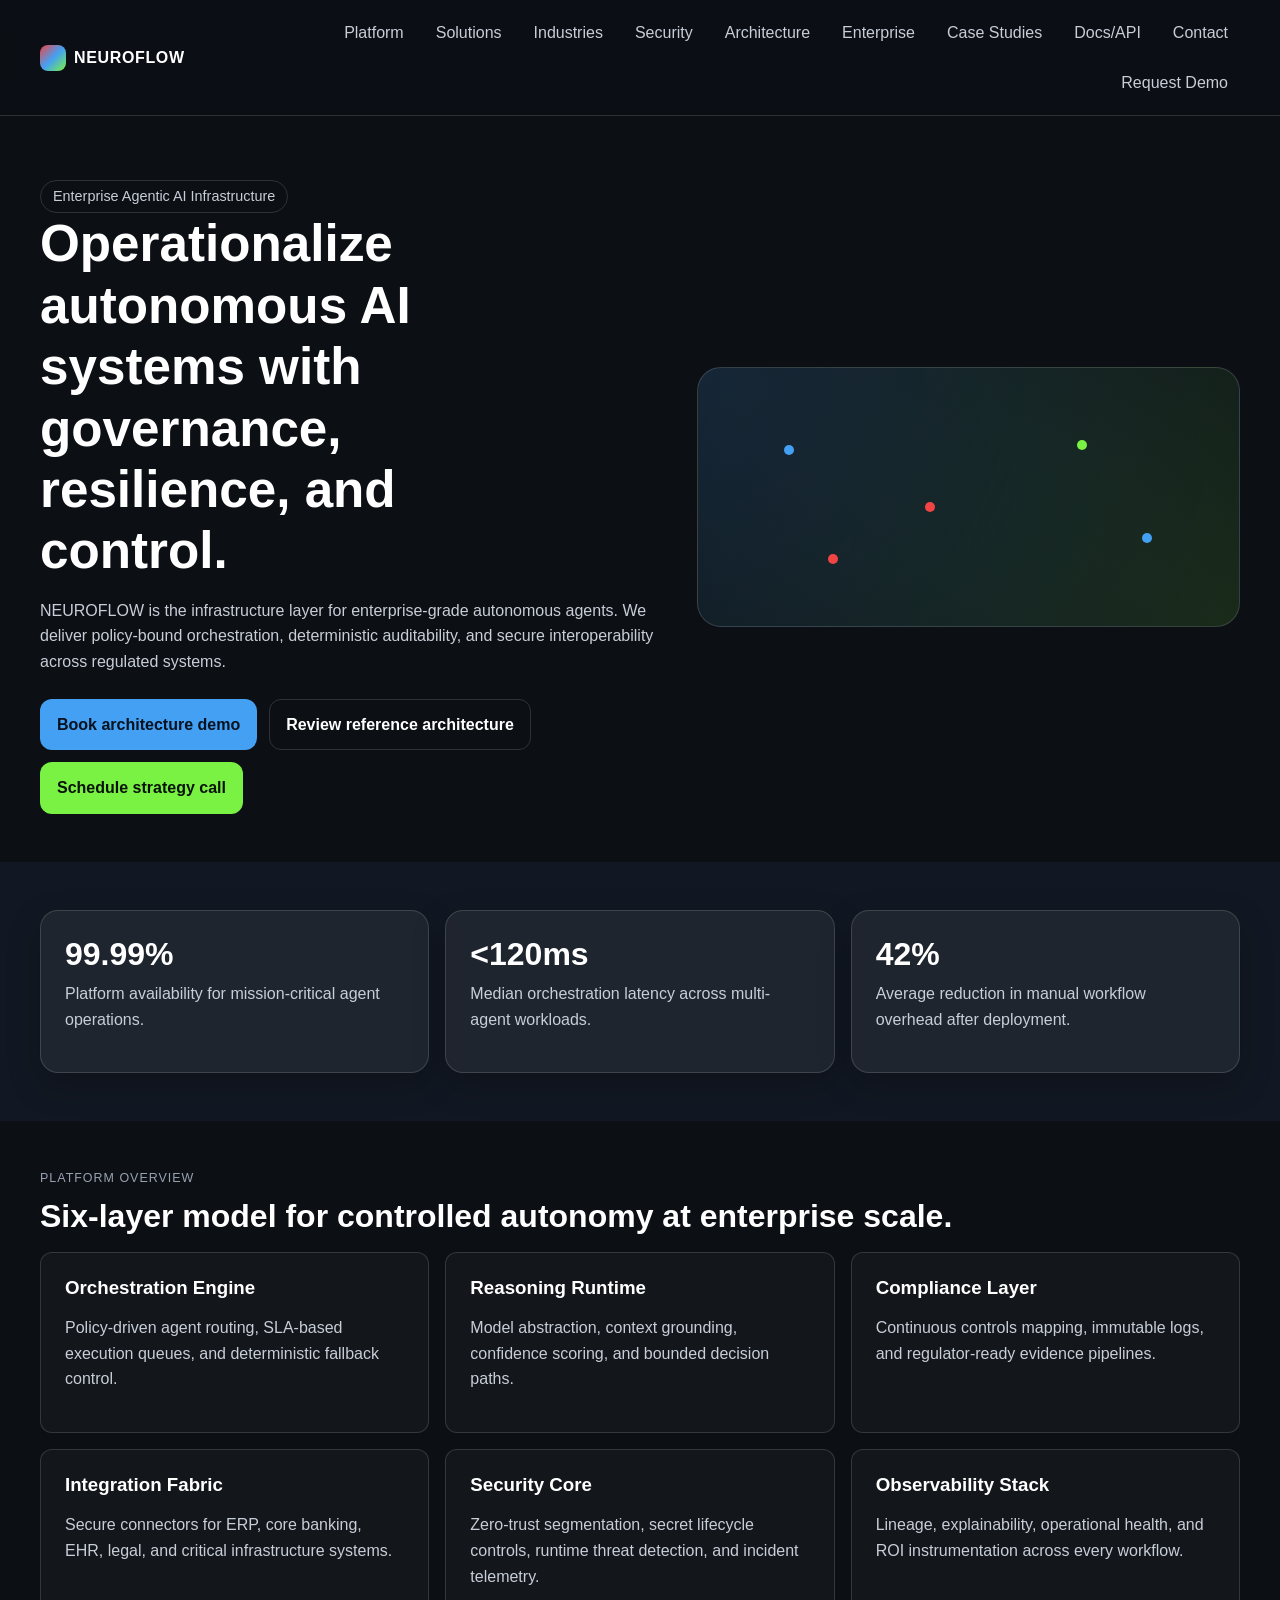
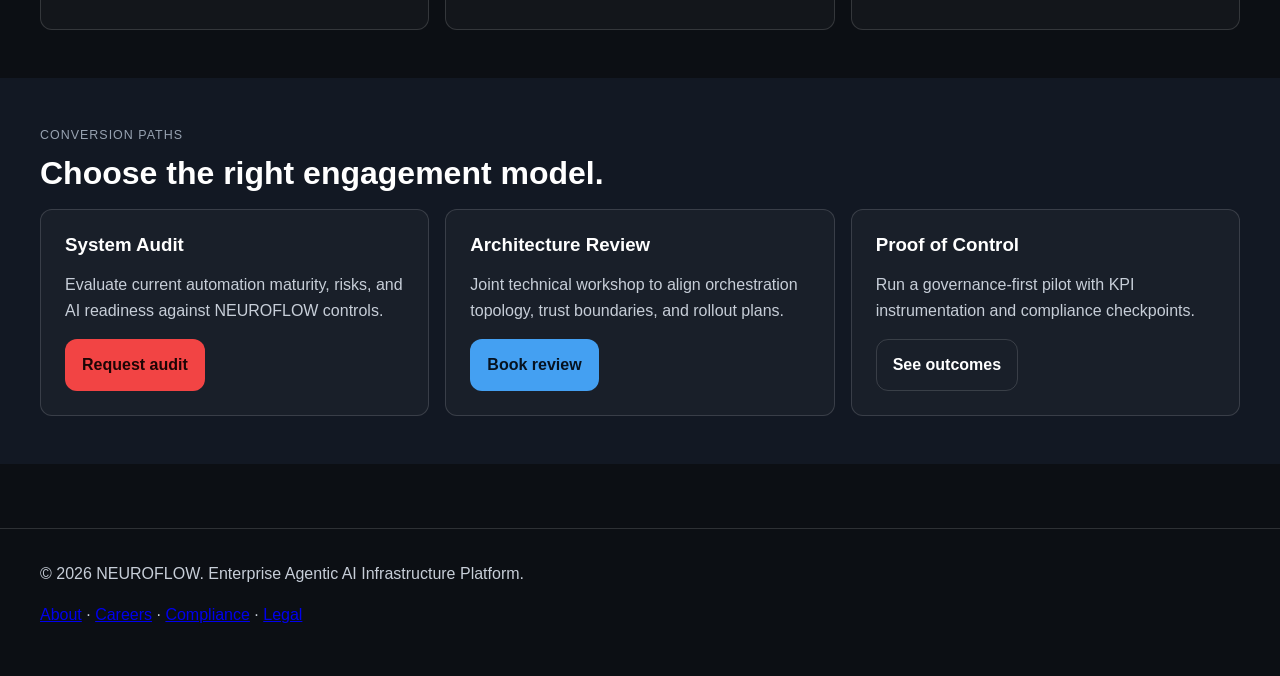
<file: index.html>
<!doctype html>
<html lang="en">
<head>
  <meta charset="utf-8" />
  <meta name="viewport" content="width=device-width, initial-scale=1" />
  <title>NEUROFLOW | Enterprise Agentic AI Infrastructure Platform</title>
  <meta name="description" content="NEUROFLOW provides enterprise-grade agentic AI infrastructure for mission-critical autonomous workflows, security-first orchestration, and regulated industry deployments." />
  <link rel="stylesheet" href="assets/site.css" />
</head>
<body data-page="home">
  <a class="skip-link" href="#main">Skip to content</a>
  <header class="site-header" role="banner">
    <div class="nav-wrap">
      <a class="brand" href="index.html" aria-label="NEUROFLOW Home"><span class="brand-mark"></span>NEUROFLOW</a>
      <nav aria-label="Primary">
        <ul>
          <li><a href="platform.html" data-page="platform">Platform</a></li>
          <li><a href="solutions.html" data-page="solutions">Solutions</a></li>
          <li><a href="industries.html" data-page="industries">Industries</a></li>
          <li><a href="security.html" data-page="security">Security</a></li>
          <li><a href="architecture.html" data-page="architecture">Architecture</a></li>
          <li><a href="enterprise.html" data-page="enterprise">Enterprise</a></li>
          <li><a href="case-studies.html" data-page="case-studies">Case Studies</a></li>
          <li><a href="docs-api.html" data-page="docs-api">Docs/API</a></li>
          <li><a href="contact.html" data-page="contact">Contact</a></li>
          <li><a href="demo-request.html" data-page="demo-request">Request Demo</a></li>
        </ul>
      </nav>
    </div>
  </header>

  <main id="main">
    <section class="container hero">
      <div>
        <span class="badge">Enterprise Agentic AI Infrastructure</span>
        <h1>Operationalize autonomous AI systems with governance, resilience, and control.</h1>
        <p>NEUROFLOW is the infrastructure layer for enterprise-grade autonomous agents. We deliver policy-bound orchestration, deterministic auditability, and secure interoperability across regulated systems.</p>
        <div class="cta-row">
          <a class="btn primary" href="demo-request.html">Book architecture demo</a>
          <a class="btn secondary" href="architecture.html">Review reference architecture</a>
          <a class="btn success" href="contact.html">Schedule strategy call</a>
        </div>
      </div>
      <div class="diagram" aria-label="AI orchestration network visual">
        <div class="node" style="left:16%; top:30%"></div>
        <div class="node red" style="left:42%; top:52%"></div>
        <div class="node green" style="left:70%; top:28%"></div>
        <div class="node" style="left:82%; top:64%"></div>
        <div class="node red" style="left:24%; top:72%"></div>
      </div>
    </section>

    <section class="section alt">
      <div class="container metric-grid">
        <article class="panel metric"><h3>99.99%</h3><p>Platform availability for mission-critical agent operations.</p></article>
        <article class="panel metric"><h3>&lt;120ms</h3><p>Median orchestration latency across multi-agent workloads.</p></article>
        <article class="panel metric"><h3>42%</h3><p>Average reduction in manual workflow overhead after deployment.</p></article>
      </div>
    </section>

    <section class="section">
      <div class="container">
        <p class="kicker">Platform Overview</p>
        <h2>Six-layer model for controlled autonomy at enterprise scale.</h2>
        <div class="card-grid">
          <article class="card"><h3>Orchestration Engine</h3><p>Policy-driven agent routing, SLA-based execution queues, and deterministic fallback control.</p></article>
          <article class="card"><h3>Reasoning Runtime</h3><p>Model abstraction, context grounding, confidence scoring, and bounded decision paths.</p></article>
          <article class="card"><h3>Compliance Layer</h3><p>Continuous controls mapping, immutable logs, and regulator-ready evidence pipelines.</p></article>
          <article class="card"><h3>Integration Fabric</h3><p>Secure connectors for ERP, core banking, EHR, legal, and critical infrastructure systems.</p></article>
          <article class="card"><h3>Security Core</h3><p>Zero-trust segmentation, secret lifecycle controls, runtime threat detection, and incident telemetry.</p></article>
          <article class="card"><h3>Observability Stack</h3><p>Lineage, explainability, operational health, and ROI instrumentation across every workflow.</p></article>
        </div>
      </div>
    </section>

    <section class="section alt">
      <div class="container">
        <p class="kicker">Conversion Paths</p>
        <h2>Choose the right engagement model.</h2>
        <div class="card-grid">
          <article class="card"><h3>System Audit</h3><p>Evaluate current automation maturity, risks, and AI readiness against NEUROFLOW controls.</p><a class="btn alert" href="contact.html">Request audit</a></article>
          <article class="card"><h3>Architecture Review</h3><p>Joint technical workshop to align orchestration topology, trust boundaries, and rollout plans.</p><a class="btn primary" href="demo-request.html">Book review</a></article>
          <article class="card"><h3>Proof of Control</h3><p>Run a governance-first pilot with KPI instrumentation and compliance checkpoints.</p><a class="btn secondary" href="case-studies.html">See outcomes</a></article>
        </div>
      </div>
    </section>
  </main>

  <footer>
    <div class="container">
      <p>© 2026 NEUROFLOW. Enterprise Agentic AI Infrastructure Platform.</p>
      <p><a href="about.html">About</a> · <a href="careers.html">Careers</a> · <a href="compliance.html">Compliance</a> · <a href="legal.html">Legal</a></p>
    </div>
  </footer>

  <script src="assets/site.js" defer></script>
</body>
</html>
</file>
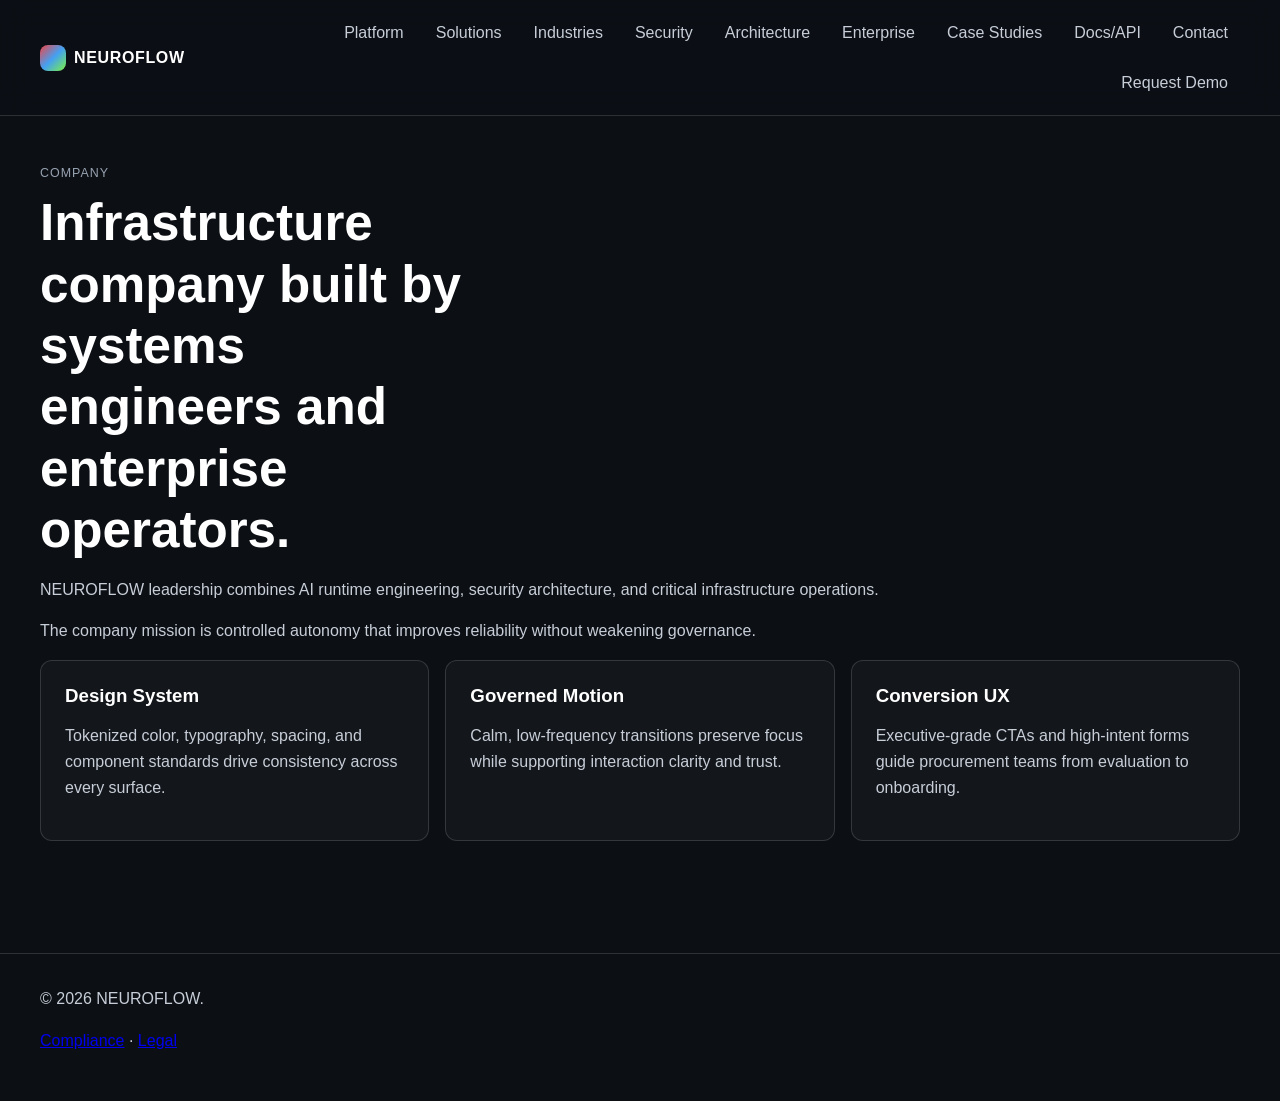
<file: about.html>
<!doctype html>
<html lang="en">
<head>
  <meta charset="utf-8" />
  <meta name="viewport" content="width=device-width, initial-scale=1" />
  <title>About | NEUROFLOW</title>
  <meta name="description" content="Infrastructure company built by systems engineers and enterprise operators." />
  <link rel="stylesheet" href="assets/site.css" />
</head>
<body data-page="about">
  <a class="skip-link" href="#main">Skip to content</a>
  <header class="site-header" role="banner">
    <div class="nav-wrap">
      <a class="brand" href="index.html" aria-label="NEUROFLOW Home"><span class="brand-mark"></span>NEUROFLOW</a>
      <nav aria-label="Primary">
        <ul>
          <li><a href="platform.html" data-page="platform">Platform</a></li>
          <li><a href="solutions.html" data-page="solutions">Solutions</a></li>
          <li><a href="industries.html" data-page="industries">Industries</a></li>
          <li><a href="security.html" data-page="security">Security</a></li>
          <li><a href="architecture.html" data-page="architecture">Architecture</a></li>
          <li><a href="enterprise.html" data-page="enterprise">Enterprise</a></li>
          <li><a href="case-studies.html" data-page="case-studies">Case Studies</a></li>
          <li><a href="docs-api.html" data-page="docs-api">Docs/API</a></li>
          <li><a href="contact.html" data-page="contact">Contact</a></li>
          <li><a href="demo-request.html" data-page="demo-request">Request Demo</a></li>
        </ul>
      </nav>
    </div>
  </header>
  <main id="main" class="section">
    <section class="container">
      <p class="kicker">Company</p>
      <h1>Infrastructure company built by systems engineers and enterprise operators.</h1>
      <p>NEUROFLOW leadership combines AI runtime engineering, security architecture, and critical infrastructure operations.</p>
      <p>The company mission is controlled autonomy that improves reliability without weakening governance.</p>
      <div class="card-grid">
        <article class="card"><h3>Design System</h3><p>Tokenized color, typography, spacing, and component standards drive consistency across every surface.</p></article>
        <article class="card"><h3>Governed Motion</h3><p>Calm, low-frequency transitions preserve focus while supporting interaction clarity and trust.</p></article>
        <article class="card"><h3>Conversion UX</h3><p>Executive-grade CTAs and high-intent forms guide procurement teams from evaluation to onboarding.</p></article>
      </div>
    </section>
  </main>
  <footer>
    <div class="container">
      <p>© 2026 NEUROFLOW.</p>
      <p><a href="compliance.html">Compliance</a> · <a href="legal.html">Legal</a></p>
    </div>
  </footer>
  <script src="assets/site.js" defer></script>
</body>
</html>
</file>
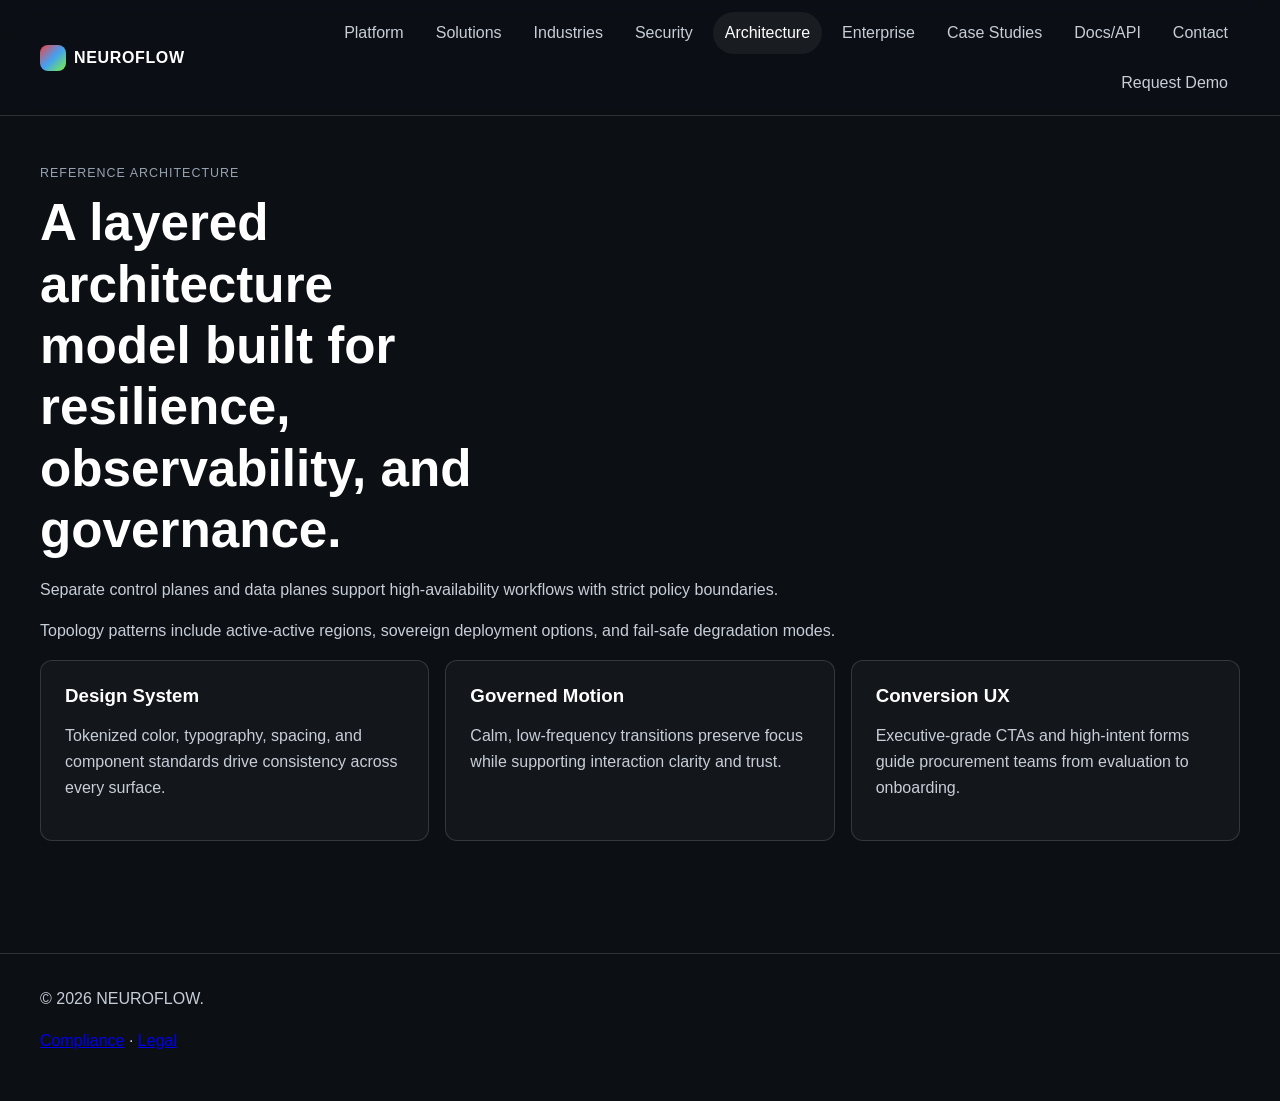
<file: architecture.html>
<!doctype html>
<html lang="en">
<head>
  <meta charset="utf-8" />
  <meta name="viewport" content="width=device-width, initial-scale=1" />
  <title>Architecture | NEUROFLOW</title>
  <meta name="description" content="A layered architecture model built for resilience, observability, and governance." />
  <link rel="stylesheet" href="assets/site.css" />
</head>
<body data-page="architecture">
  <a class="skip-link" href="#main">Skip to content</a>
  <header class="site-header" role="banner">
    <div class="nav-wrap">
      <a class="brand" href="index.html" aria-label="NEUROFLOW Home"><span class="brand-mark"></span>NEUROFLOW</a>
      <nav aria-label="Primary">
        <ul>
          <li><a href="platform.html" data-page="platform">Platform</a></li>
          <li><a href="solutions.html" data-page="solutions">Solutions</a></li>
          <li><a href="industries.html" data-page="industries">Industries</a></li>
          <li><a href="security.html" data-page="security">Security</a></li>
          <li><a href="architecture.html" data-page="architecture">Architecture</a></li>
          <li><a href="enterprise.html" data-page="enterprise">Enterprise</a></li>
          <li><a href="case-studies.html" data-page="case-studies">Case Studies</a></li>
          <li><a href="docs-api.html" data-page="docs-api">Docs/API</a></li>
          <li><a href="contact.html" data-page="contact">Contact</a></li>
          <li><a href="demo-request.html" data-page="demo-request">Request Demo</a></li>
        </ul>
      </nav>
    </div>
  </header>
  <main id="main" class="section">
    <section class="container">
      <p class="kicker">Reference Architecture</p>
      <h1>A layered architecture model built for resilience, observability, and governance.</h1>
      <p>Separate control planes and data planes support high-availability workflows with strict policy boundaries.</p>
      <p>Topology patterns include active-active regions, sovereign deployment options, and fail-safe degradation modes.</p>
      <div class="card-grid">
        <article class="card"><h3>Design System</h3><p>Tokenized color, typography, spacing, and component standards drive consistency across every surface.</p></article>
        <article class="card"><h3>Governed Motion</h3><p>Calm, low-frequency transitions preserve focus while supporting interaction clarity and trust.</p></article>
        <article class="card"><h3>Conversion UX</h3><p>Executive-grade CTAs and high-intent forms guide procurement teams from evaluation to onboarding.</p></article>
      </div>
    </section>
  </main>
  <footer>
    <div class="container">
      <p>© 2026 NEUROFLOW.</p>
      <p><a href="compliance.html">Compliance</a> · <a href="legal.html">Legal</a></p>
    </div>
  </footer>
  <script src="assets/site.js" defer></script>
</body>
</html>
</file>
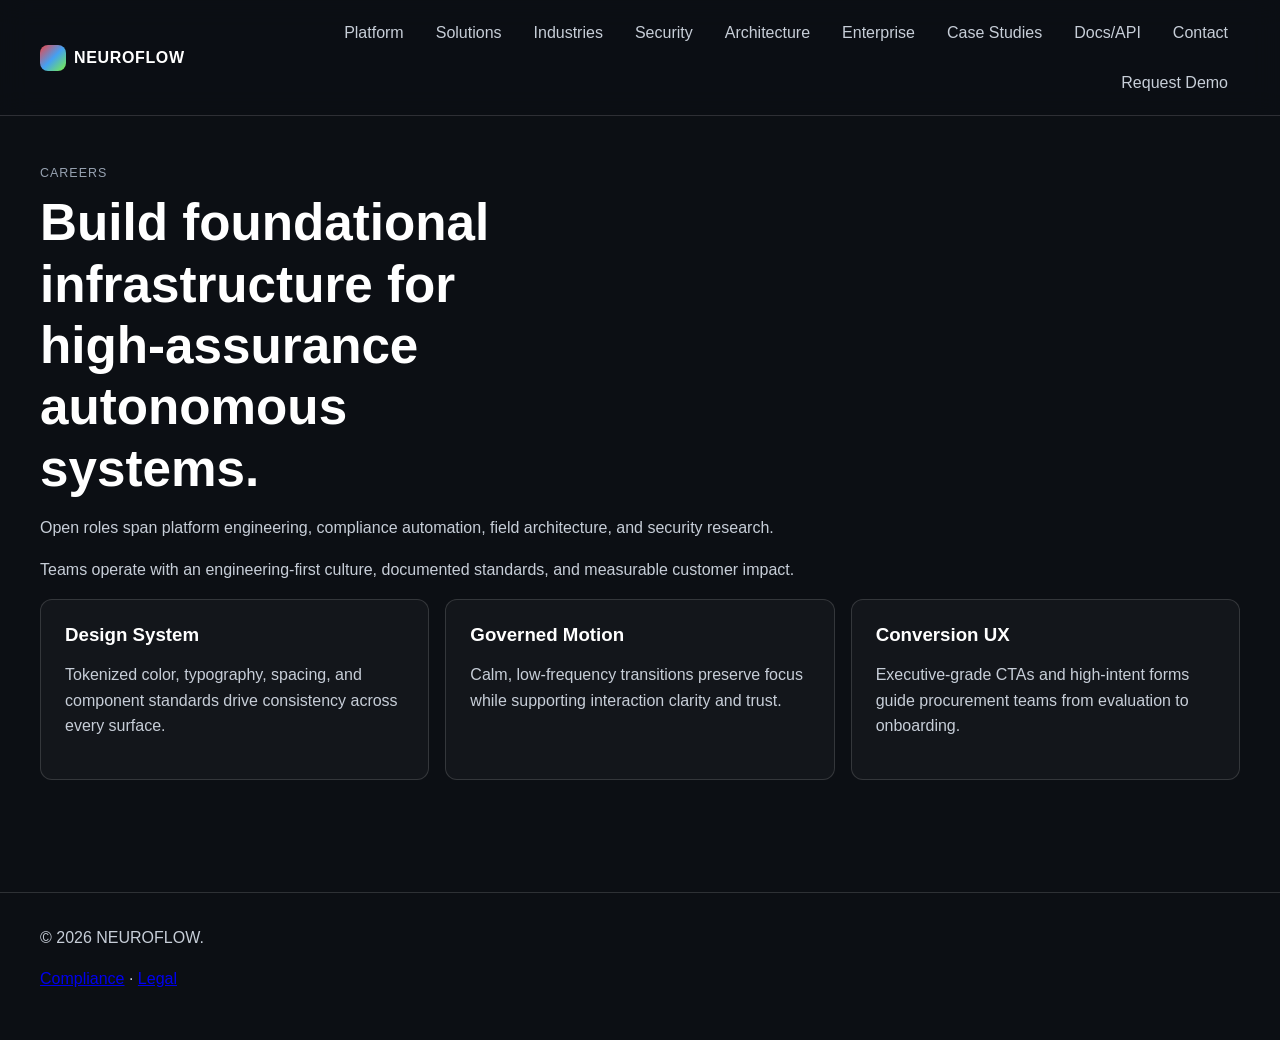
<file: careers.html>
<!doctype html>
<html lang="en">
<head>
  <meta charset="utf-8" />
  <meta name="viewport" content="width=device-width, initial-scale=1" />
  <title>Careers | NEUROFLOW</title>
  <meta name="description" content="Build foundational infrastructure for high-assurance autonomous systems." />
  <link rel="stylesheet" href="assets/site.css" />
</head>
<body data-page="careers">
  <a class="skip-link" href="#main">Skip to content</a>
  <header class="site-header" role="banner">
    <div class="nav-wrap">
      <a class="brand" href="index.html" aria-label="NEUROFLOW Home"><span class="brand-mark"></span>NEUROFLOW</a>
      <nav aria-label="Primary">
        <ul>
          <li><a href="platform.html" data-page="platform">Platform</a></li>
          <li><a href="solutions.html" data-page="solutions">Solutions</a></li>
          <li><a href="industries.html" data-page="industries">Industries</a></li>
          <li><a href="security.html" data-page="security">Security</a></li>
          <li><a href="architecture.html" data-page="architecture">Architecture</a></li>
          <li><a href="enterprise.html" data-page="enterprise">Enterprise</a></li>
          <li><a href="case-studies.html" data-page="case-studies">Case Studies</a></li>
          <li><a href="docs-api.html" data-page="docs-api">Docs/API</a></li>
          <li><a href="contact.html" data-page="contact">Contact</a></li>
          <li><a href="demo-request.html" data-page="demo-request">Request Demo</a></li>
        </ul>
      </nav>
    </div>
  </header>
  <main id="main" class="section">
    <section class="container">
      <p class="kicker">Careers</p>
      <h1>Build foundational infrastructure for high-assurance autonomous systems.</h1>
      <p>Open roles span platform engineering, compliance automation, field architecture, and security research.</p>
      <p>Teams operate with an engineering-first culture, documented standards, and measurable customer impact.</p>
      <div class="card-grid">
        <article class="card"><h3>Design System</h3><p>Tokenized color, typography, spacing, and component standards drive consistency across every surface.</p></article>
        <article class="card"><h3>Governed Motion</h3><p>Calm, low-frequency transitions preserve focus while supporting interaction clarity and trust.</p></article>
        <article class="card"><h3>Conversion UX</h3><p>Executive-grade CTAs and high-intent forms guide procurement teams from evaluation to onboarding.</p></article>
      </div>
    </section>
  </main>
  <footer>
    <div class="container">
      <p>© 2026 NEUROFLOW.</p>
      <p><a href="compliance.html">Compliance</a> · <a href="legal.html">Legal</a></p>
    </div>
  </footer>
  <script src="assets/site.js" defer></script>
</body>
</html>
</file>
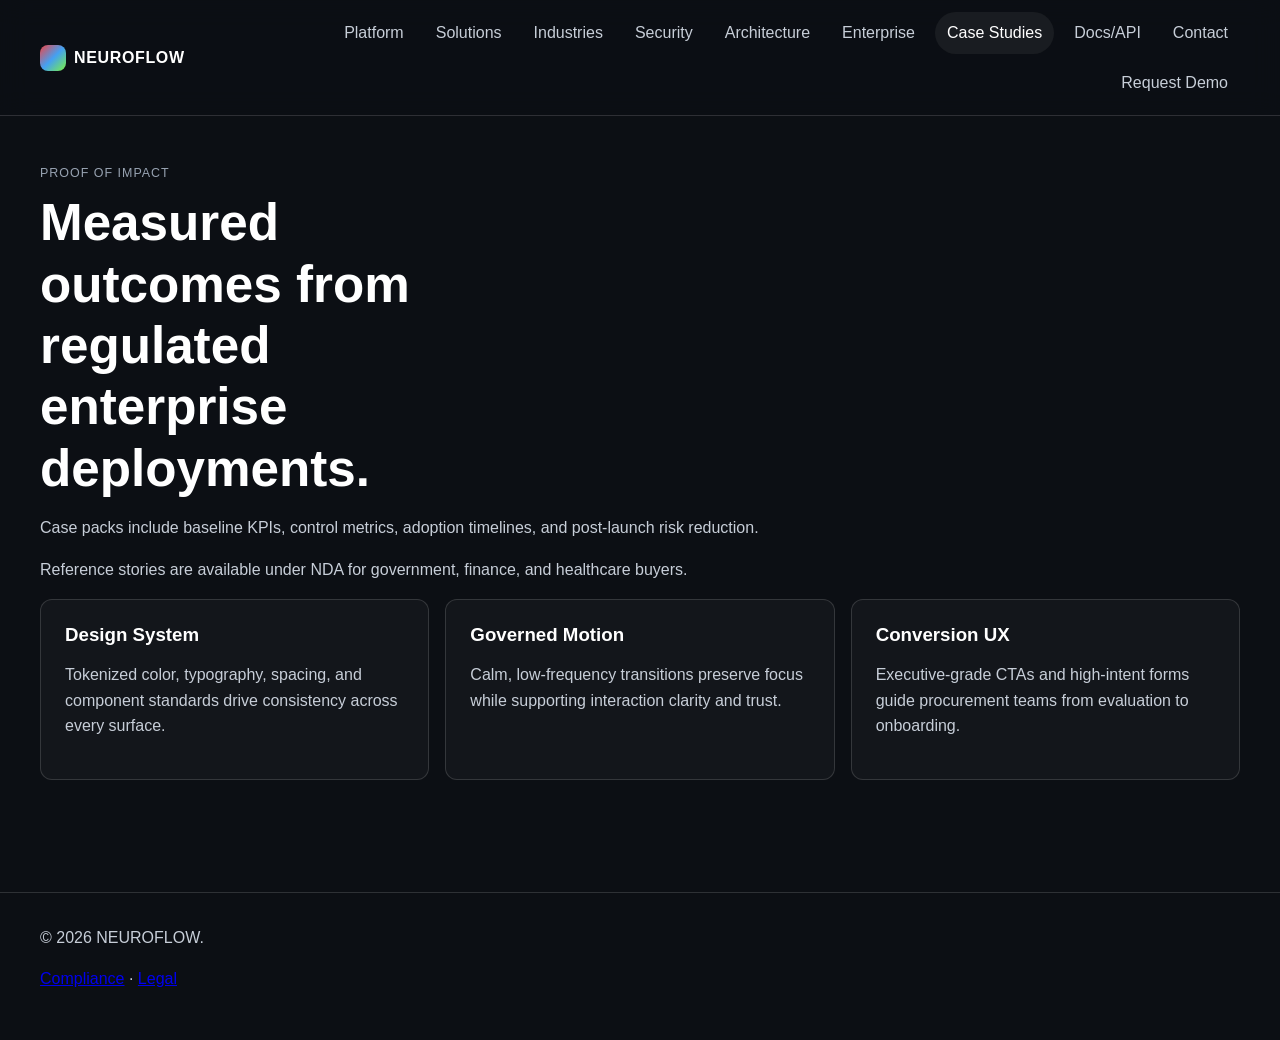
<file: case-studies.html>
<!doctype html>
<html lang="en">
<head>
  <meta charset="utf-8" />
  <meta name="viewport" content="width=device-width, initial-scale=1" />
  <title>Case Studies | NEUROFLOW</title>
  <meta name="description" content="Measured outcomes from regulated enterprise deployments." />
  <link rel="stylesheet" href="assets/site.css" />
</head>
<body data-page="case-studies">
  <a class="skip-link" href="#main">Skip to content</a>
  <header class="site-header" role="banner">
    <div class="nav-wrap">
      <a class="brand" href="index.html" aria-label="NEUROFLOW Home"><span class="brand-mark"></span>NEUROFLOW</a>
      <nav aria-label="Primary">
        <ul>
          <li><a href="platform.html" data-page="platform">Platform</a></li>
          <li><a href="solutions.html" data-page="solutions">Solutions</a></li>
          <li><a href="industries.html" data-page="industries">Industries</a></li>
          <li><a href="security.html" data-page="security">Security</a></li>
          <li><a href="architecture.html" data-page="architecture">Architecture</a></li>
          <li><a href="enterprise.html" data-page="enterprise">Enterprise</a></li>
          <li><a href="case-studies.html" data-page="case-studies">Case Studies</a></li>
          <li><a href="docs-api.html" data-page="docs-api">Docs/API</a></li>
          <li><a href="contact.html" data-page="contact">Contact</a></li>
          <li><a href="demo-request.html" data-page="demo-request">Request Demo</a></li>
        </ul>
      </nav>
    </div>
  </header>
  <main id="main" class="section">
    <section class="container">
      <p class="kicker">Proof of Impact</p>
      <h1>Measured outcomes from regulated enterprise deployments.</h1>
      <p>Case packs include baseline KPIs, control metrics, adoption timelines, and post-launch risk reduction.</p>
      <p>Reference stories are available under NDA for government, finance, and healthcare buyers.</p>
      <div class="card-grid">
        <article class="card"><h3>Design System</h3><p>Tokenized color, typography, spacing, and component standards drive consistency across every surface.</p></article>
        <article class="card"><h3>Governed Motion</h3><p>Calm, low-frequency transitions preserve focus while supporting interaction clarity and trust.</p></article>
        <article class="card"><h3>Conversion UX</h3><p>Executive-grade CTAs and high-intent forms guide procurement teams from evaluation to onboarding.</p></article>
      </div>
    </section>
  </main>
  <footer>
    <div class="container">
      <p>© 2026 NEUROFLOW.</p>
      <p><a href="compliance.html">Compliance</a> · <a href="legal.html">Legal</a></p>
    </div>
  </footer>
  <script src="assets/site.js" defer></script>
</body>
</html>
</file>
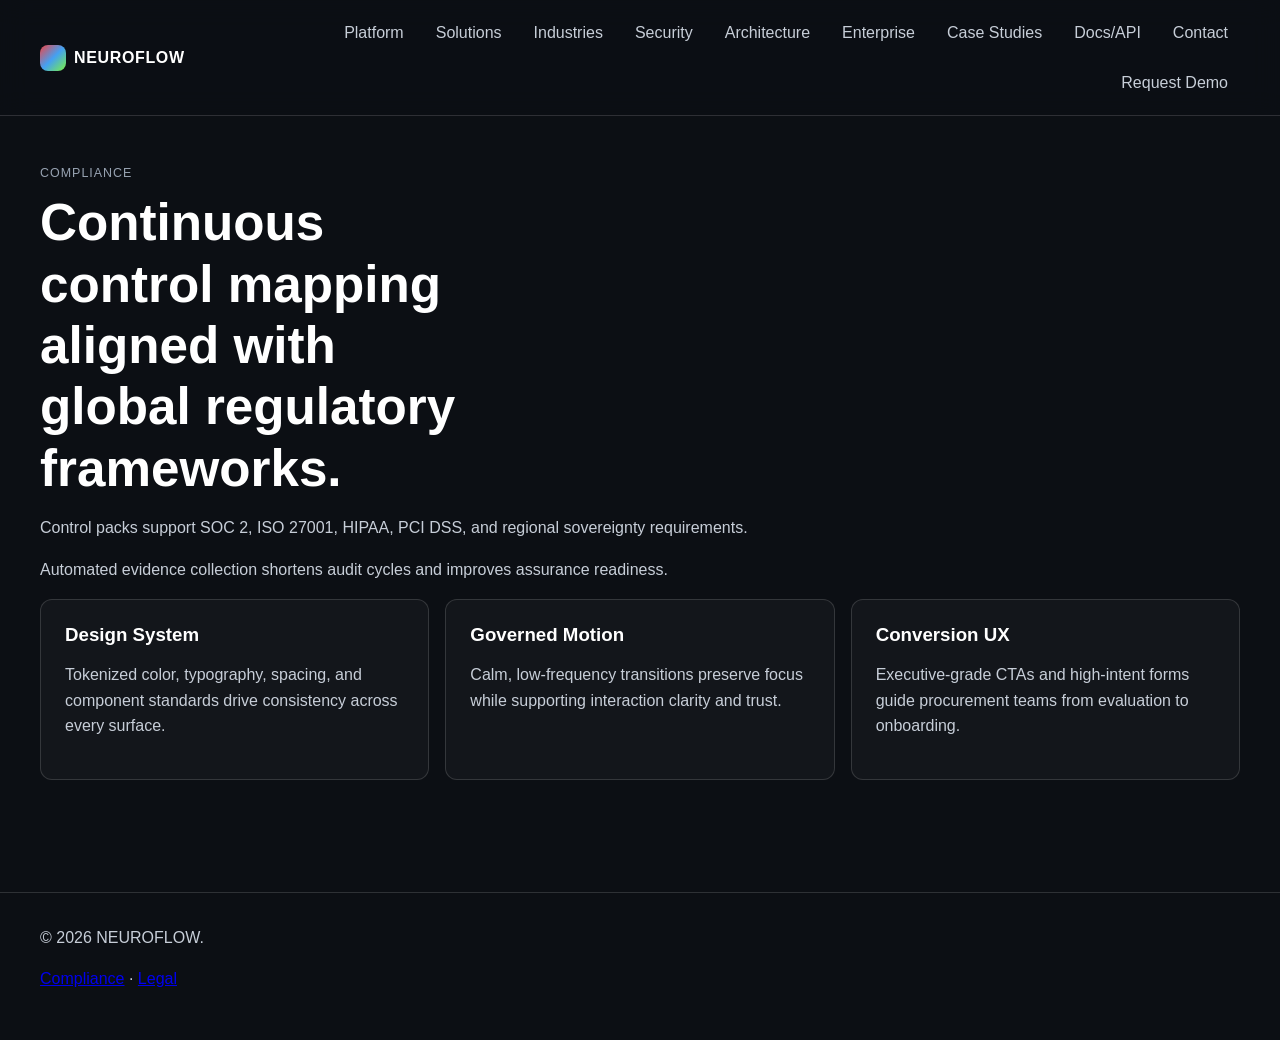
<file: compliance.html>
<!doctype html>
<html lang="en">
<head>
  <meta charset="utf-8" />
  <meta name="viewport" content="width=device-width, initial-scale=1" />
  <title>Compliance | NEUROFLOW</title>
  <meta name="description" content="Continuous control mapping aligned with global regulatory frameworks." />
  <link rel="stylesheet" href="assets/site.css" />
</head>
<body data-page="compliance">
  <a class="skip-link" href="#main">Skip to content</a>
  <header class="site-header" role="banner">
    <div class="nav-wrap">
      <a class="brand" href="index.html" aria-label="NEUROFLOW Home"><span class="brand-mark"></span>NEUROFLOW</a>
      <nav aria-label="Primary">
        <ul>
          <li><a href="platform.html" data-page="platform">Platform</a></li>
          <li><a href="solutions.html" data-page="solutions">Solutions</a></li>
          <li><a href="industries.html" data-page="industries">Industries</a></li>
          <li><a href="security.html" data-page="security">Security</a></li>
          <li><a href="architecture.html" data-page="architecture">Architecture</a></li>
          <li><a href="enterprise.html" data-page="enterprise">Enterprise</a></li>
          <li><a href="case-studies.html" data-page="case-studies">Case Studies</a></li>
          <li><a href="docs-api.html" data-page="docs-api">Docs/API</a></li>
          <li><a href="contact.html" data-page="contact">Contact</a></li>
          <li><a href="demo-request.html" data-page="demo-request">Request Demo</a></li>
        </ul>
      </nav>
    </div>
  </header>
  <main id="main" class="section">
    <section class="container">
      <p class="kicker">Compliance</p>
      <h1>Continuous control mapping aligned with global regulatory frameworks.</h1>
      <p>Control packs support SOC 2, ISO 27001, HIPAA, PCI DSS, and regional sovereignty requirements.</p>
      <p>Automated evidence collection shortens audit cycles and improves assurance readiness.</p>
      <div class="card-grid">
        <article class="card"><h3>Design System</h3><p>Tokenized color, typography, spacing, and component standards drive consistency across every surface.</p></article>
        <article class="card"><h3>Governed Motion</h3><p>Calm, low-frequency transitions preserve focus while supporting interaction clarity and trust.</p></article>
        <article class="card"><h3>Conversion UX</h3><p>Executive-grade CTAs and high-intent forms guide procurement teams from evaluation to onboarding.</p></article>
      </div>
    </section>
  </main>
  <footer>
    <div class="container">
      <p>© 2026 NEUROFLOW.</p>
      <p><a href="compliance.html">Compliance</a> · <a href="legal.html">Legal</a></p>
    </div>
  </footer>
  <script src="assets/site.js" defer></script>
</body>
</html>
</file>
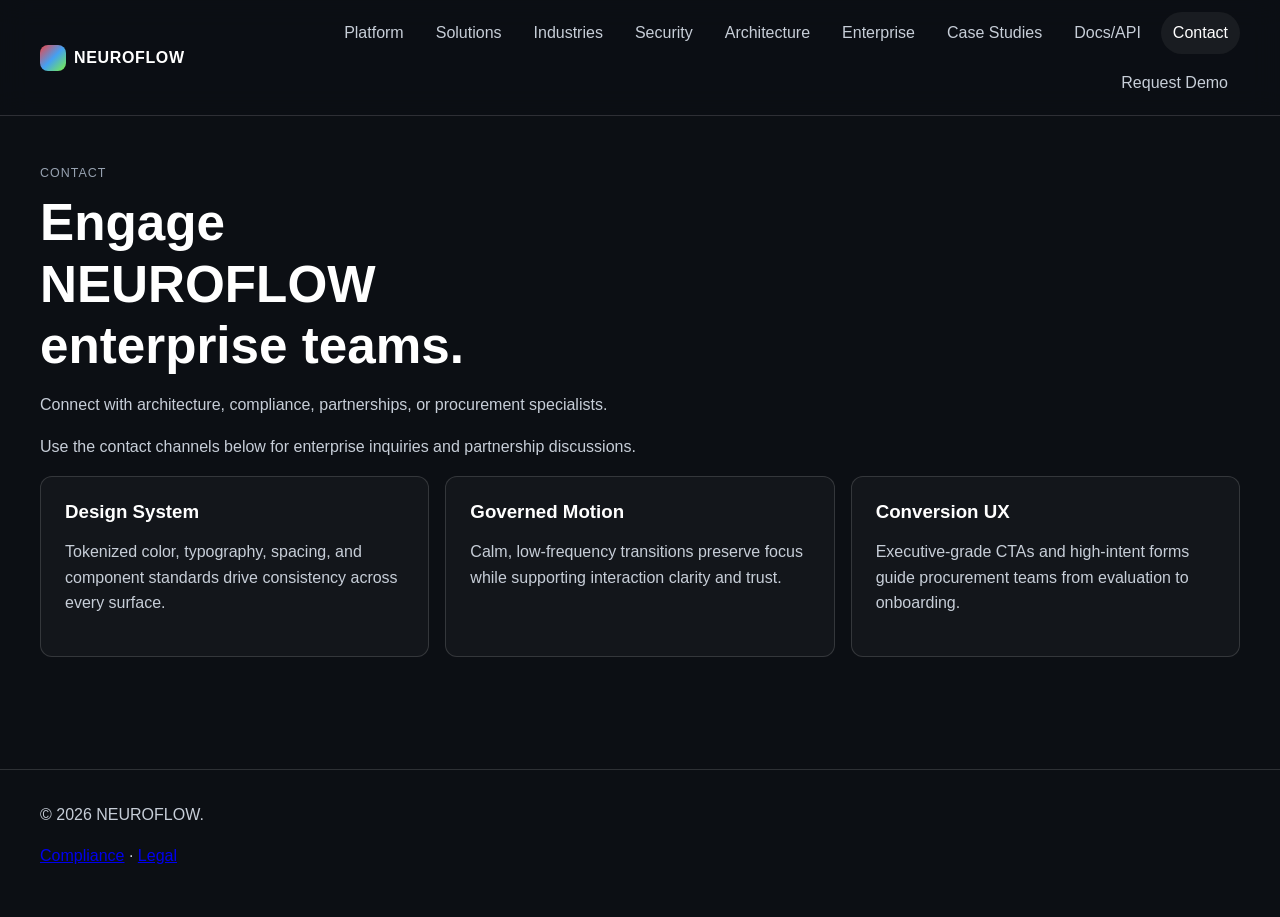
<file: contact.html>
<!doctype html>
<html lang="en">
<head>
  <meta charset="utf-8" />
  <meta name="viewport" content="width=device-width, initial-scale=1" />
  <title>Contact | NEUROFLOW</title>
  <meta name="description" content="Engage NEUROFLOW enterprise teams." />
  <link rel="stylesheet" href="assets/site.css" />
</head>
<body data-page="contact">
  <a class="skip-link" href="#main">Skip to content</a>
  <header class="site-header" role="banner">
    <div class="nav-wrap">
      <a class="brand" href="index.html" aria-label="NEUROFLOW Home"><span class="brand-mark"></span>NEUROFLOW</a>
      <nav aria-label="Primary">
        <ul>
          <li><a href="platform.html" data-page="platform">Platform</a></li>
          <li><a href="solutions.html" data-page="solutions">Solutions</a></li>
          <li><a href="industries.html" data-page="industries">Industries</a></li>
          <li><a href="security.html" data-page="security">Security</a></li>
          <li><a href="architecture.html" data-page="architecture">Architecture</a></li>
          <li><a href="enterprise.html" data-page="enterprise">Enterprise</a></li>
          <li><a href="case-studies.html" data-page="case-studies">Case Studies</a></li>
          <li><a href="docs-api.html" data-page="docs-api">Docs/API</a></li>
          <li><a href="contact.html" data-page="contact">Contact</a></li>
          <li><a href="demo-request.html" data-page="demo-request">Request Demo</a></li>
        </ul>
      </nav>
    </div>
  </header>
  <main id="main" class="section">
    <section class="container">
      <p class="kicker">Contact</p>
      <h1>Engage NEUROFLOW enterprise teams.</h1>
      <p>Connect with architecture, compliance, partnerships, or procurement specialists.</p>
      <p>Use the contact channels below for enterprise inquiries and partnership discussions.</p>
      <div class="card-grid">
        <article class="card"><h3>Design System</h3><p>Tokenized color, typography, spacing, and component standards drive consistency across every surface.</p></article>
        <article class="card"><h3>Governed Motion</h3><p>Calm, low-frequency transitions preserve focus while supporting interaction clarity and trust.</p></article>
        <article class="card"><h3>Conversion UX</h3><p>Executive-grade CTAs and high-intent forms guide procurement teams from evaluation to onboarding.</p></article>
      </div>
    </section>
  </main>
  <footer>
    <div class="container">
      <p>© 2026 NEUROFLOW.</p>
      <p><a href="compliance.html">Compliance</a> · <a href="legal.html">Legal</a></p>
    </div>
  </footer>
  <script src="assets/site.js" defer></script>
</body>
</html>
</file>
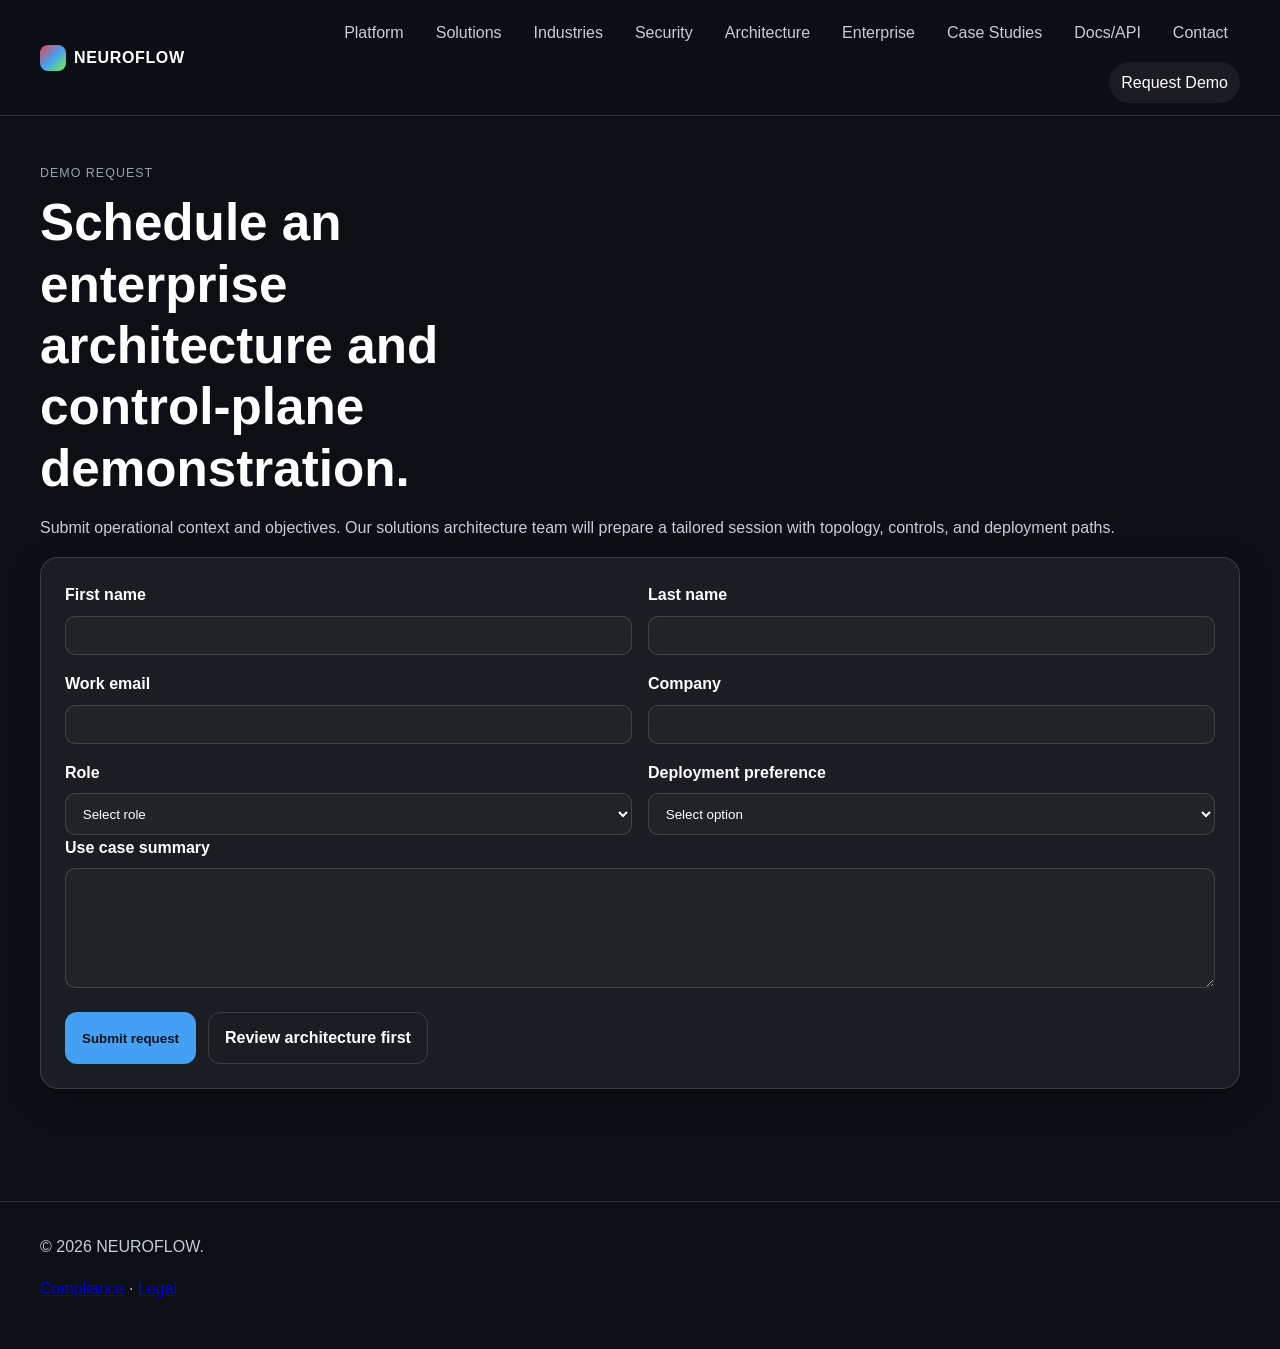
<file: demo-request.html>
<!doctype html>
<html lang="en">
<head>
  <meta charset="utf-8" />
  <meta name="viewport" content="width=device-width, initial-scale=1" />
  <title>Request Demo | NEUROFLOW</title>
  <meta name="description" content="Request a guided architecture demo of NEUROFLOW enterprise agentic AI infrastructure." />
  <link rel="stylesheet" href="assets/site.css" />
</head>
<body data-page="demo-request">
  <a class="skip-link" href="#main">Skip to content</a>
  <header class="site-header" role="banner">
    <div class="nav-wrap">
      <a class="brand" href="index.html" aria-label="NEUROFLOW Home"><span class="brand-mark"></span>NEUROFLOW</a>
      <nav aria-label="Primary">
        <ul>
          <li><a href="platform.html" data-page="platform">Platform</a></li>
          <li><a href="solutions.html" data-page="solutions">Solutions</a></li>
          <li><a href="industries.html" data-page="industries">Industries</a></li>
          <li><a href="security.html" data-page="security">Security</a></li>
          <li><a href="architecture.html" data-page="architecture">Architecture</a></li>
          <li><a href="enterprise.html" data-page="enterprise">Enterprise</a></li>
          <li><a href="case-studies.html" data-page="case-studies">Case Studies</a></li>
          <li><a href="docs-api.html" data-page="docs-api">Docs/API</a></li>
          <li><a href="contact.html" data-page="contact">Contact</a></li>
          <li><a href="demo-request.html" data-page="demo-request">Request Demo</a></li>
        </ul>
      </nav>
    </div>
  </header>

  <main id="main" class="section">
    <section class="container">
      <p class="kicker">Demo Request</p>
      <h1>Schedule an enterprise architecture and control-plane demonstration.</h1>
      <p>Submit operational context and objectives. Our solutions architecture team will prepare a tailored session with topology, controls, and deployment paths.</p>

      <form class="panel" data-demo-form aria-label="Enterprise demo request form">
        <div class="form-grid">
          <label>First name<input type="text" name="firstName" required autocomplete="given-name" /></label>
          <label>Last name<input type="text" name="lastName" required autocomplete="family-name" /></label>
          <label>Work email<input type="email" name="email" required autocomplete="email" /></label>
          <label>Company<input type="text" name="company" required autocomplete="organization" /></label>
          <label>Role
            <select name="role" required>
              <option value="">Select role</option>
              <option>CTO / CIO</option>
              <option>Enterprise Architect</option>
              <option>Head of Innovation</option>
              <option>Security / Compliance Leader</option>
            </select>
          </label>
          <label>Deployment preference
            <select name="deployment" required>
              <option value="">Select option</option>
              <option>Private cloud</option>
              <option>Dedicated SaaS</option>
              <option>On-premise</option>
              <option>Hybrid</option>
            </select>
          </label>
        </div>
        <label>Use case summary<textarea name="summary" required></textarea></label>
        <div class="cta-row">
          <button class="btn primary" type="submit">Submit request</button>
          <a class="btn secondary" href="architecture.html">Review architecture first</a>
        </div>
        <p data-notice hidden role="status" aria-live="polite"></p>
      </form>
    </section>
  </main>

  <footer>
    <div class="container">
      <p>© 2026 NEUROFLOW.</p>
      <p><a href="compliance.html">Compliance</a> · <a href="legal.html">Legal</a></p>
    </div>
  </footer>
  <script src="assets/site.js" defer></script>
</body>
</html>
</file>
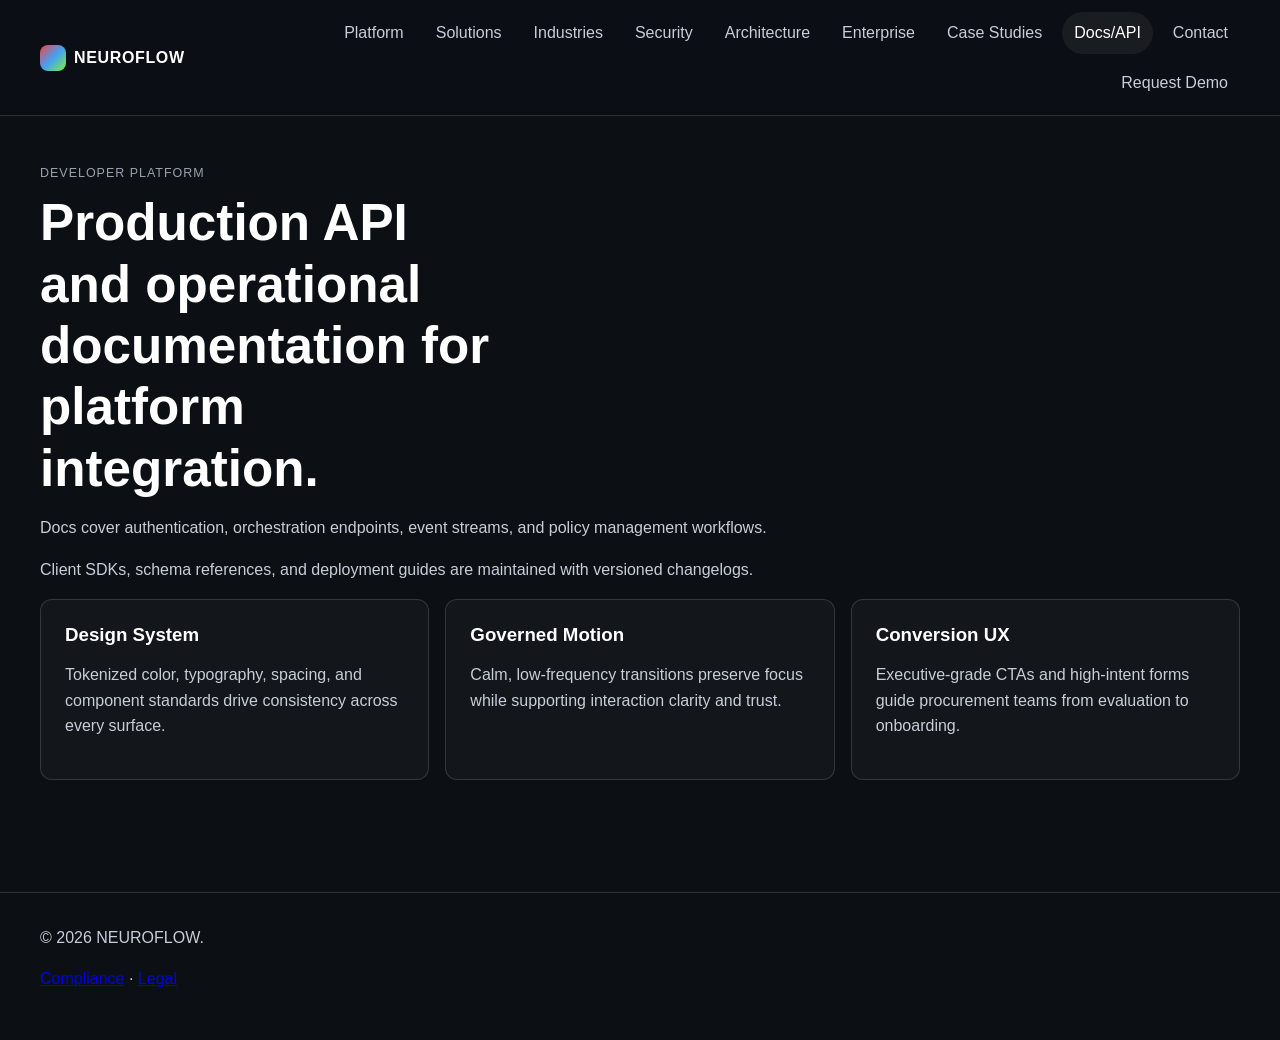
<file: docs-api.html>
<!doctype html>
<html lang="en">
<head>
  <meta charset="utf-8" />
  <meta name="viewport" content="width=device-width, initial-scale=1" />
  <title>Docs & API | NEUROFLOW</title>
  <meta name="description" content="Production API and operational documentation for platform integration." />
  <link rel="stylesheet" href="assets/site.css" />
</head>
<body data-page="docs-api">
  <a class="skip-link" href="#main">Skip to content</a>
  <header class="site-header" role="banner">
    <div class="nav-wrap">
      <a class="brand" href="index.html" aria-label="NEUROFLOW Home"><span class="brand-mark"></span>NEUROFLOW</a>
      <nav aria-label="Primary">
        <ul>
          <li><a href="platform.html" data-page="platform">Platform</a></li>
          <li><a href="solutions.html" data-page="solutions">Solutions</a></li>
          <li><a href="industries.html" data-page="industries">Industries</a></li>
          <li><a href="security.html" data-page="security">Security</a></li>
          <li><a href="architecture.html" data-page="architecture">Architecture</a></li>
          <li><a href="enterprise.html" data-page="enterprise">Enterprise</a></li>
          <li><a href="case-studies.html" data-page="case-studies">Case Studies</a></li>
          <li><a href="docs-api.html" data-page="docs-api">Docs/API</a></li>
          <li><a href="contact.html" data-page="contact">Contact</a></li>
          <li><a href="demo-request.html" data-page="demo-request">Request Demo</a></li>
        </ul>
      </nav>
    </div>
  </header>
  <main id="main" class="section">
    <section class="container">
      <p class="kicker">Developer Platform</p>
      <h1>Production API and operational documentation for platform integration.</h1>
      <p>Docs cover authentication, orchestration endpoints, event streams, and policy management workflows.</p>
      <p>Client SDKs, schema references, and deployment guides are maintained with versioned changelogs.</p>
      <div class="card-grid">
        <article class="card"><h3>Design System</h3><p>Tokenized color, typography, spacing, and component standards drive consistency across every surface.</p></article>
        <article class="card"><h3>Governed Motion</h3><p>Calm, low-frequency transitions preserve focus while supporting interaction clarity and trust.</p></article>
        <article class="card"><h3>Conversion UX</h3><p>Executive-grade CTAs and high-intent forms guide procurement teams from evaluation to onboarding.</p></article>
      </div>
    </section>
  </main>
  <footer>
    <div class="container">
      <p>© 2026 NEUROFLOW.</p>
      <p><a href="compliance.html">Compliance</a> · <a href="legal.html">Legal</a></p>
    </div>
  </footer>
  <script src="assets/site.js" defer></script>
</body>
</html>
</file>
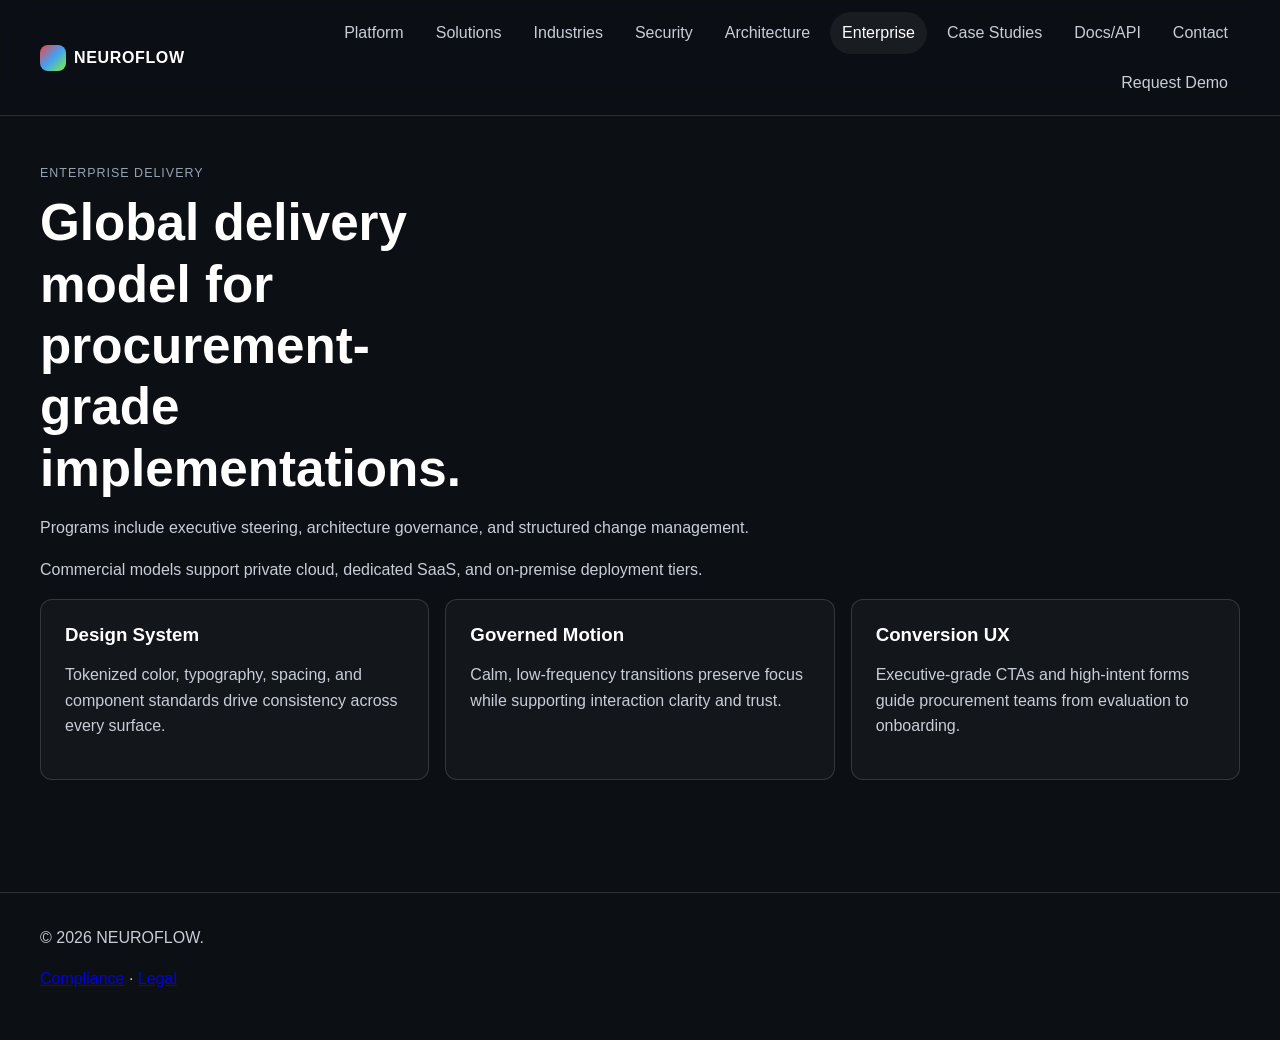
<file: enterprise.html>
<!doctype html>
<html lang="en">
<head>
  <meta charset="utf-8" />
  <meta name="viewport" content="width=device-width, initial-scale=1" />
  <title>Enterprise | NEUROFLOW</title>
  <meta name="description" content="Global delivery model for procurement-grade implementations." />
  <link rel="stylesheet" href="assets/site.css" />
</head>
<body data-page="enterprise">
  <a class="skip-link" href="#main">Skip to content</a>
  <header class="site-header" role="banner">
    <div class="nav-wrap">
      <a class="brand" href="index.html" aria-label="NEUROFLOW Home"><span class="brand-mark"></span>NEUROFLOW</a>
      <nav aria-label="Primary">
        <ul>
          <li><a href="platform.html" data-page="platform">Platform</a></li>
          <li><a href="solutions.html" data-page="solutions">Solutions</a></li>
          <li><a href="industries.html" data-page="industries">Industries</a></li>
          <li><a href="security.html" data-page="security">Security</a></li>
          <li><a href="architecture.html" data-page="architecture">Architecture</a></li>
          <li><a href="enterprise.html" data-page="enterprise">Enterprise</a></li>
          <li><a href="case-studies.html" data-page="case-studies">Case Studies</a></li>
          <li><a href="docs-api.html" data-page="docs-api">Docs/API</a></li>
          <li><a href="contact.html" data-page="contact">Contact</a></li>
          <li><a href="demo-request.html" data-page="demo-request">Request Demo</a></li>
        </ul>
      </nav>
    </div>
  </header>
  <main id="main" class="section">
    <section class="container">
      <p class="kicker">Enterprise Delivery</p>
      <h1>Global delivery model for procurement-grade implementations.</h1>
      <p>Programs include executive steering, architecture governance, and structured change management.</p>
      <p>Commercial models support private cloud, dedicated SaaS, and on-premise deployment tiers.</p>
      <div class="card-grid">
        <article class="card"><h3>Design System</h3><p>Tokenized color, typography, spacing, and component standards drive consistency across every surface.</p></article>
        <article class="card"><h3>Governed Motion</h3><p>Calm, low-frequency transitions preserve focus while supporting interaction clarity and trust.</p></article>
        <article class="card"><h3>Conversion UX</h3><p>Executive-grade CTAs and high-intent forms guide procurement teams from evaluation to onboarding.</p></article>
      </div>
    </section>
  </main>
  <footer>
    <div class="container">
      <p>© 2026 NEUROFLOW.</p>
      <p><a href="compliance.html">Compliance</a> · <a href="legal.html">Legal</a></p>
    </div>
  </footer>
  <script src="assets/site.js" defer></script>
</body>
</html>
</file>
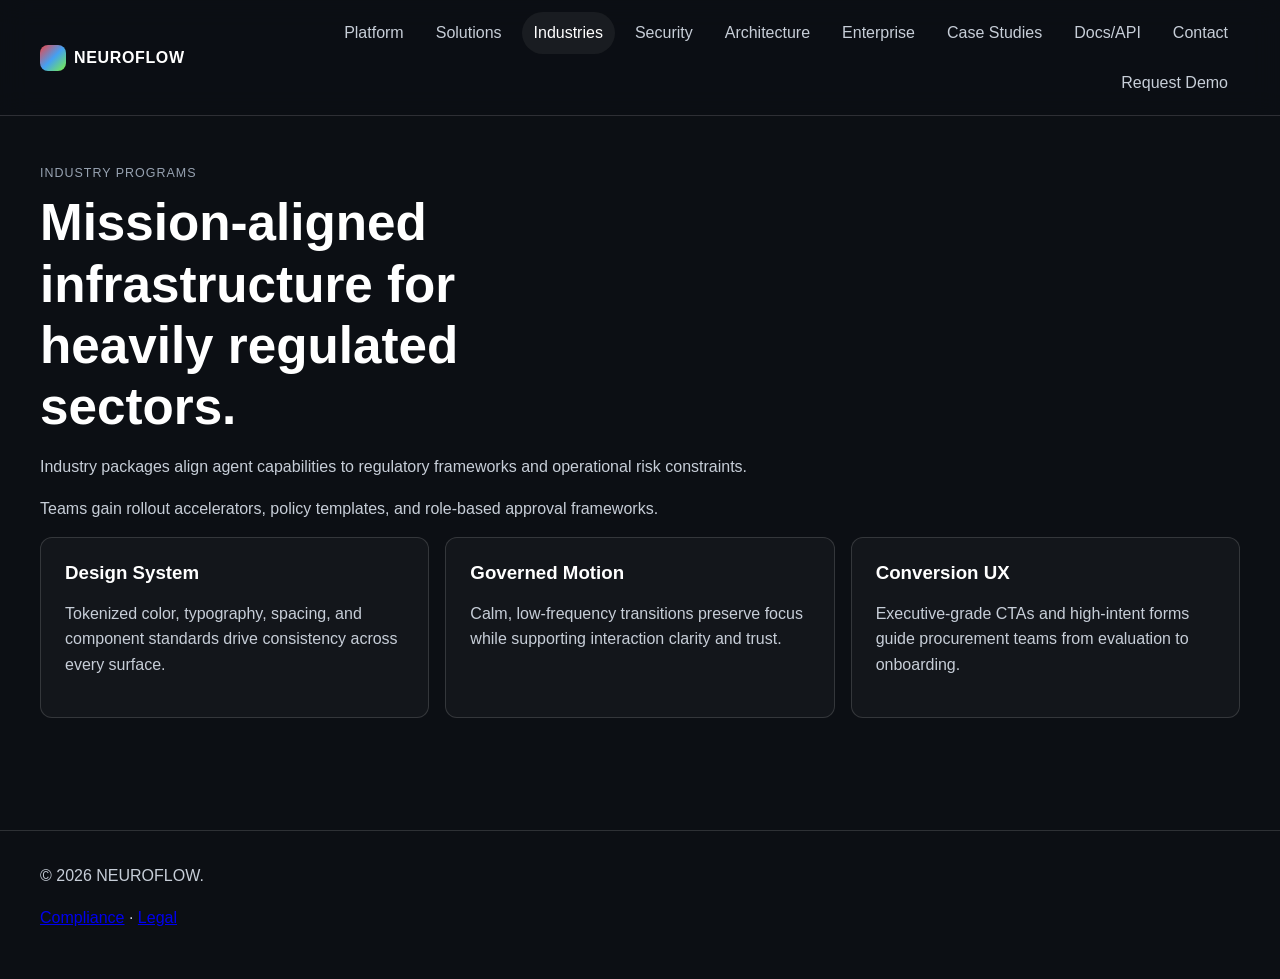
<file: industries.html>
<!doctype html>
<html lang="en">
<head>
  <meta charset="utf-8" />
  <meta name="viewport" content="width=device-width, initial-scale=1" />
  <title>Industries | NEUROFLOW</title>
  <meta name="description" content="Mission-aligned infrastructure for heavily regulated sectors." />
  <link rel="stylesheet" href="assets/site.css" />
</head>
<body data-page="industries">
  <a class="skip-link" href="#main">Skip to content</a>
  <header class="site-header" role="banner">
    <div class="nav-wrap">
      <a class="brand" href="index.html" aria-label="NEUROFLOW Home"><span class="brand-mark"></span>NEUROFLOW</a>
      <nav aria-label="Primary">
        <ul>
          <li><a href="platform.html" data-page="platform">Platform</a></li>
          <li><a href="solutions.html" data-page="solutions">Solutions</a></li>
          <li><a href="industries.html" data-page="industries">Industries</a></li>
          <li><a href="security.html" data-page="security">Security</a></li>
          <li><a href="architecture.html" data-page="architecture">Architecture</a></li>
          <li><a href="enterprise.html" data-page="enterprise">Enterprise</a></li>
          <li><a href="case-studies.html" data-page="case-studies">Case Studies</a></li>
          <li><a href="docs-api.html" data-page="docs-api">Docs/API</a></li>
          <li><a href="contact.html" data-page="contact">Contact</a></li>
          <li><a href="demo-request.html" data-page="demo-request">Request Demo</a></li>
        </ul>
      </nav>
    </div>
  </header>
  <main id="main" class="section">
    <section class="container">
      <p class="kicker">Industry Programs</p>
      <h1>Mission-aligned infrastructure for heavily regulated sectors.</h1>
      <p>Industry packages align agent capabilities to regulatory frameworks and operational risk constraints.</p>
      <p>Teams gain rollout accelerators, policy templates, and role-based approval frameworks.</p>
      <div class="card-grid">
        <article class="card"><h3>Design System</h3><p>Tokenized color, typography, spacing, and component standards drive consistency across every surface.</p></article>
        <article class="card"><h3>Governed Motion</h3><p>Calm, low-frequency transitions preserve focus while supporting interaction clarity and trust.</p></article>
        <article class="card"><h3>Conversion UX</h3><p>Executive-grade CTAs and high-intent forms guide procurement teams from evaluation to onboarding.</p></article>
      </div>
    </section>
  </main>
  <footer>
    <div class="container">
      <p>© 2026 NEUROFLOW.</p>
      <p><a href="compliance.html">Compliance</a> · <a href="legal.html">Legal</a></p>
    </div>
  </footer>
  <script src="assets/site.js" defer></script>
</body>
</html>
</file>
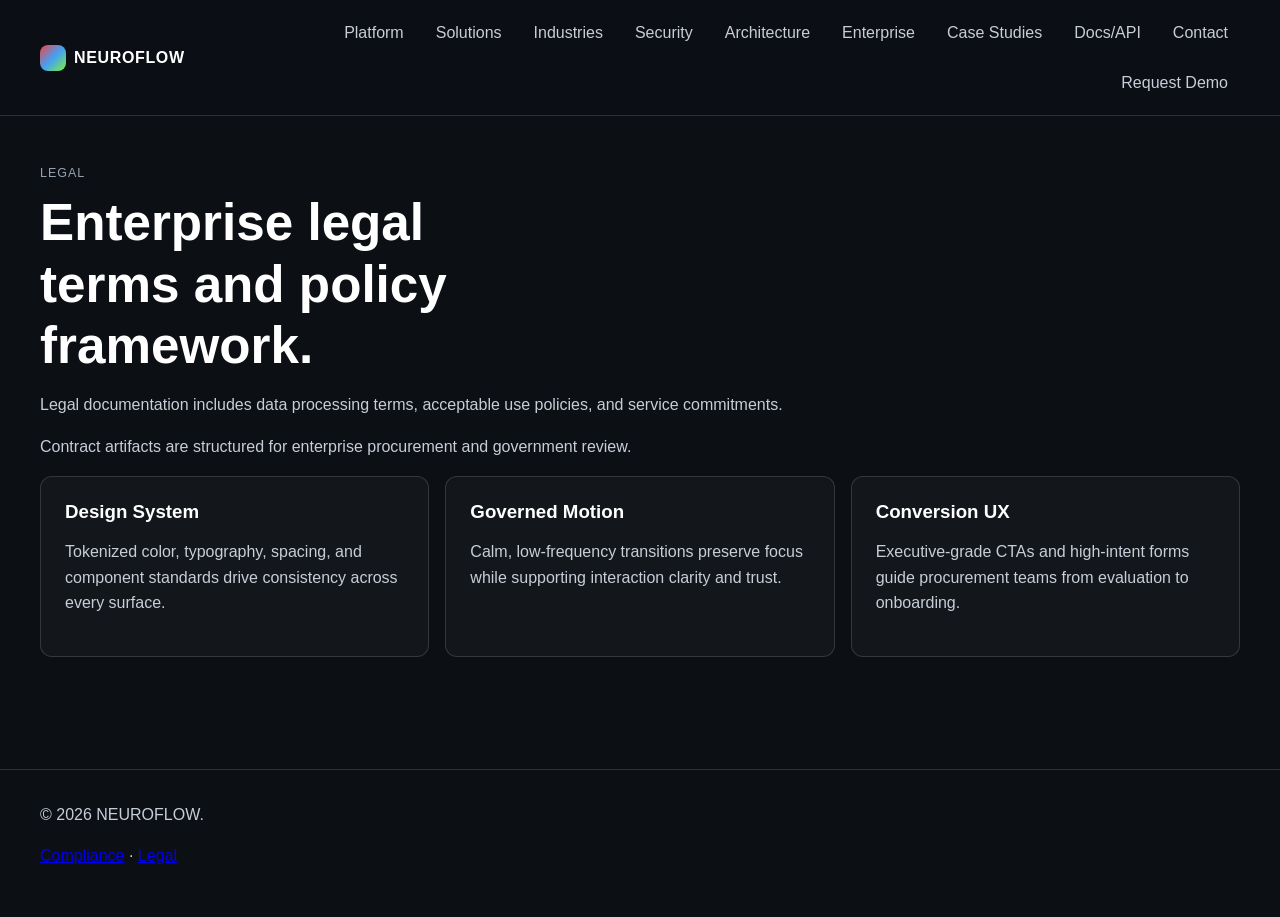
<file: legal.html>
<!doctype html>
<html lang="en">
<head>
  <meta charset="utf-8" />
  <meta name="viewport" content="width=device-width, initial-scale=1" />
  <title>Legal | NEUROFLOW</title>
  <meta name="description" content="Enterprise legal terms and policy framework." />
  <link rel="stylesheet" href="assets/site.css" />
</head>
<body data-page="legal">
  <a class="skip-link" href="#main">Skip to content</a>
  <header class="site-header" role="banner">
    <div class="nav-wrap">
      <a class="brand" href="index.html" aria-label="NEUROFLOW Home"><span class="brand-mark"></span>NEUROFLOW</a>
      <nav aria-label="Primary">
        <ul>
          <li><a href="platform.html" data-page="platform">Platform</a></li>
          <li><a href="solutions.html" data-page="solutions">Solutions</a></li>
          <li><a href="industries.html" data-page="industries">Industries</a></li>
          <li><a href="security.html" data-page="security">Security</a></li>
          <li><a href="architecture.html" data-page="architecture">Architecture</a></li>
          <li><a href="enterprise.html" data-page="enterprise">Enterprise</a></li>
          <li><a href="case-studies.html" data-page="case-studies">Case Studies</a></li>
          <li><a href="docs-api.html" data-page="docs-api">Docs/API</a></li>
          <li><a href="contact.html" data-page="contact">Contact</a></li>
          <li><a href="demo-request.html" data-page="demo-request">Request Demo</a></li>
        </ul>
      </nav>
    </div>
  </header>
  <main id="main" class="section">
    <section class="container">
      <p class="kicker">Legal</p>
      <h1>Enterprise legal terms and policy framework.</h1>
      <p>Legal documentation includes data processing terms, acceptable use policies, and service commitments.</p>
      <p>Contract artifacts are structured for enterprise procurement and government review.</p>
      <div class="card-grid">
        <article class="card"><h3>Design System</h3><p>Tokenized color, typography, spacing, and component standards drive consistency across every surface.</p></article>
        <article class="card"><h3>Governed Motion</h3><p>Calm, low-frequency transitions preserve focus while supporting interaction clarity and trust.</p></article>
        <article class="card"><h3>Conversion UX</h3><p>Executive-grade CTAs and high-intent forms guide procurement teams from evaluation to onboarding.</p></article>
      </div>
    </section>
  </main>
  <footer>
    <div class="container">
      <p>© 2026 NEUROFLOW.</p>
      <p><a href="compliance.html">Compliance</a> · <a href="legal.html">Legal</a></p>
    </div>
  </footer>
  <script src="assets/site.js" defer></script>
</body>
</html>
</file>
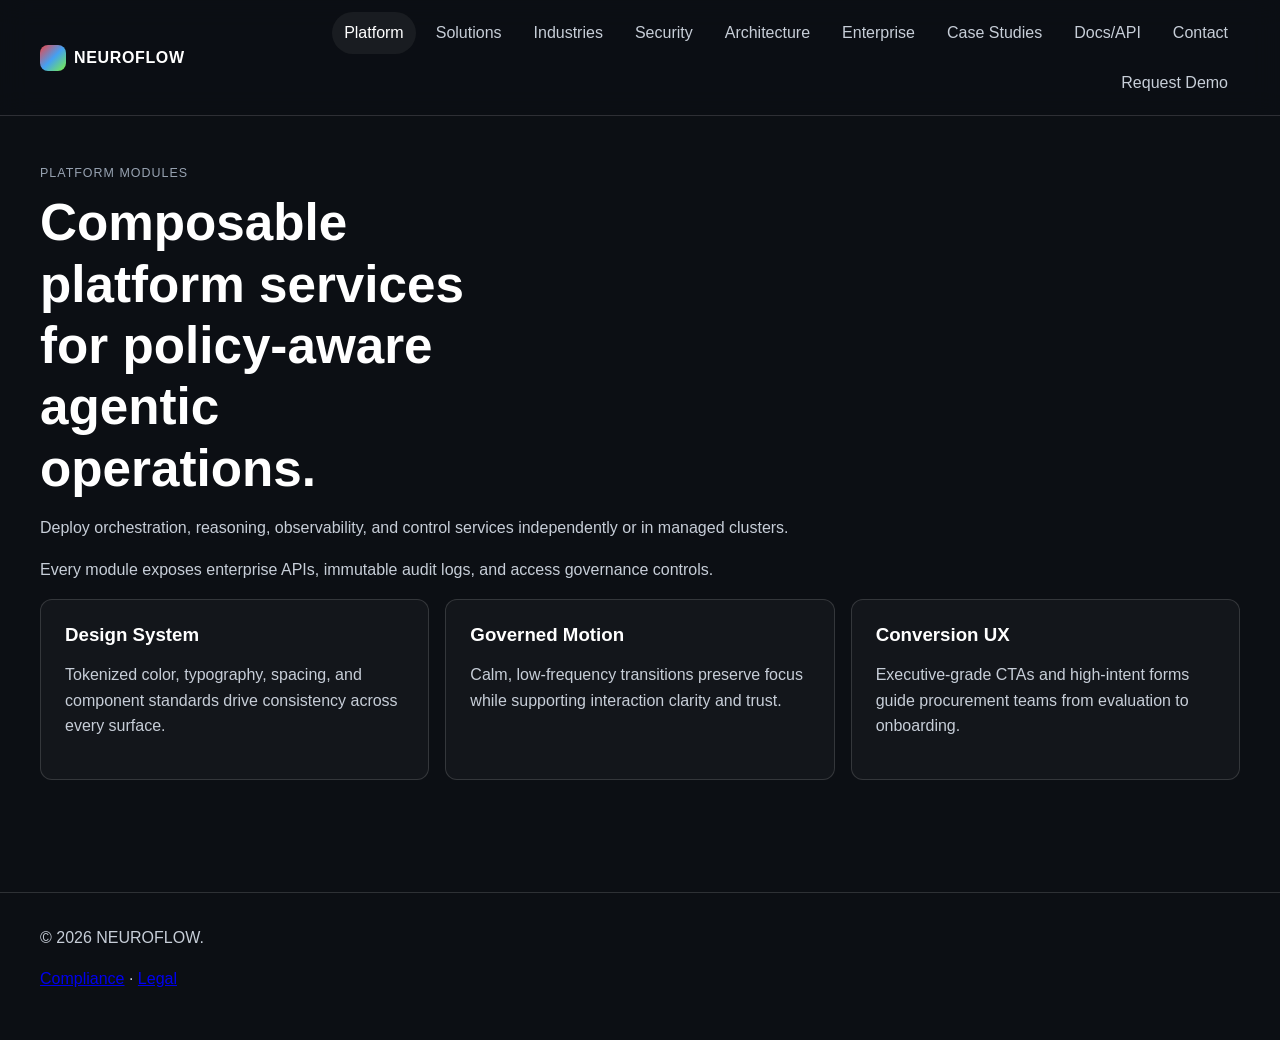
<file: platform.html>
<!doctype html>
<html lang="en">
<head>
  <meta charset="utf-8" />
  <meta name="viewport" content="width=device-width, initial-scale=1" />
  <title>Platform | NEUROFLOW</title>
  <meta name="description" content="Composable platform services for policy-aware agentic operations." />
  <link rel="stylesheet" href="assets/site.css" />
</head>
<body data-page="platform">
  <a class="skip-link" href="#main">Skip to content</a>
  <header class="site-header" role="banner">
    <div class="nav-wrap">
      <a class="brand" href="index.html" aria-label="NEUROFLOW Home"><span class="brand-mark"></span>NEUROFLOW</a>
      <nav aria-label="Primary">
        <ul>
          <li><a href="platform.html" data-page="platform">Platform</a></li>
          <li><a href="solutions.html" data-page="solutions">Solutions</a></li>
          <li><a href="industries.html" data-page="industries">Industries</a></li>
          <li><a href="security.html" data-page="security">Security</a></li>
          <li><a href="architecture.html" data-page="architecture">Architecture</a></li>
          <li><a href="enterprise.html" data-page="enterprise">Enterprise</a></li>
          <li><a href="case-studies.html" data-page="case-studies">Case Studies</a></li>
          <li><a href="docs-api.html" data-page="docs-api">Docs/API</a></li>
          <li><a href="contact.html" data-page="contact">Contact</a></li>
          <li><a href="demo-request.html" data-page="demo-request">Request Demo</a></li>
        </ul>
      </nav>
    </div>
  </header>
  <main id="main" class="section">
    <section class="container">
      <p class="kicker">Platform Modules</p>
      <h1>Composable platform services for policy-aware agentic operations.</h1>
      <p>Deploy orchestration, reasoning, observability, and control services independently or in managed clusters.</p>
      <p>Every module exposes enterprise APIs, immutable audit logs, and access governance controls.</p>
      <div class="card-grid">
        <article class="card"><h3>Design System</h3><p>Tokenized color, typography, spacing, and component standards drive consistency across every surface.</p></article>
        <article class="card"><h3>Governed Motion</h3><p>Calm, low-frequency transitions preserve focus while supporting interaction clarity and trust.</p></article>
        <article class="card"><h3>Conversion UX</h3><p>Executive-grade CTAs and high-intent forms guide procurement teams from evaluation to onboarding.</p></article>
      </div>
    </section>
  </main>
  <footer>
    <div class="container">
      <p>© 2026 NEUROFLOW.</p>
      <p><a href="compliance.html">Compliance</a> · <a href="legal.html">Legal</a></p>
    </div>
  </footer>
  <script src="assets/site.js" defer></script>
</body>
</html>
</file>
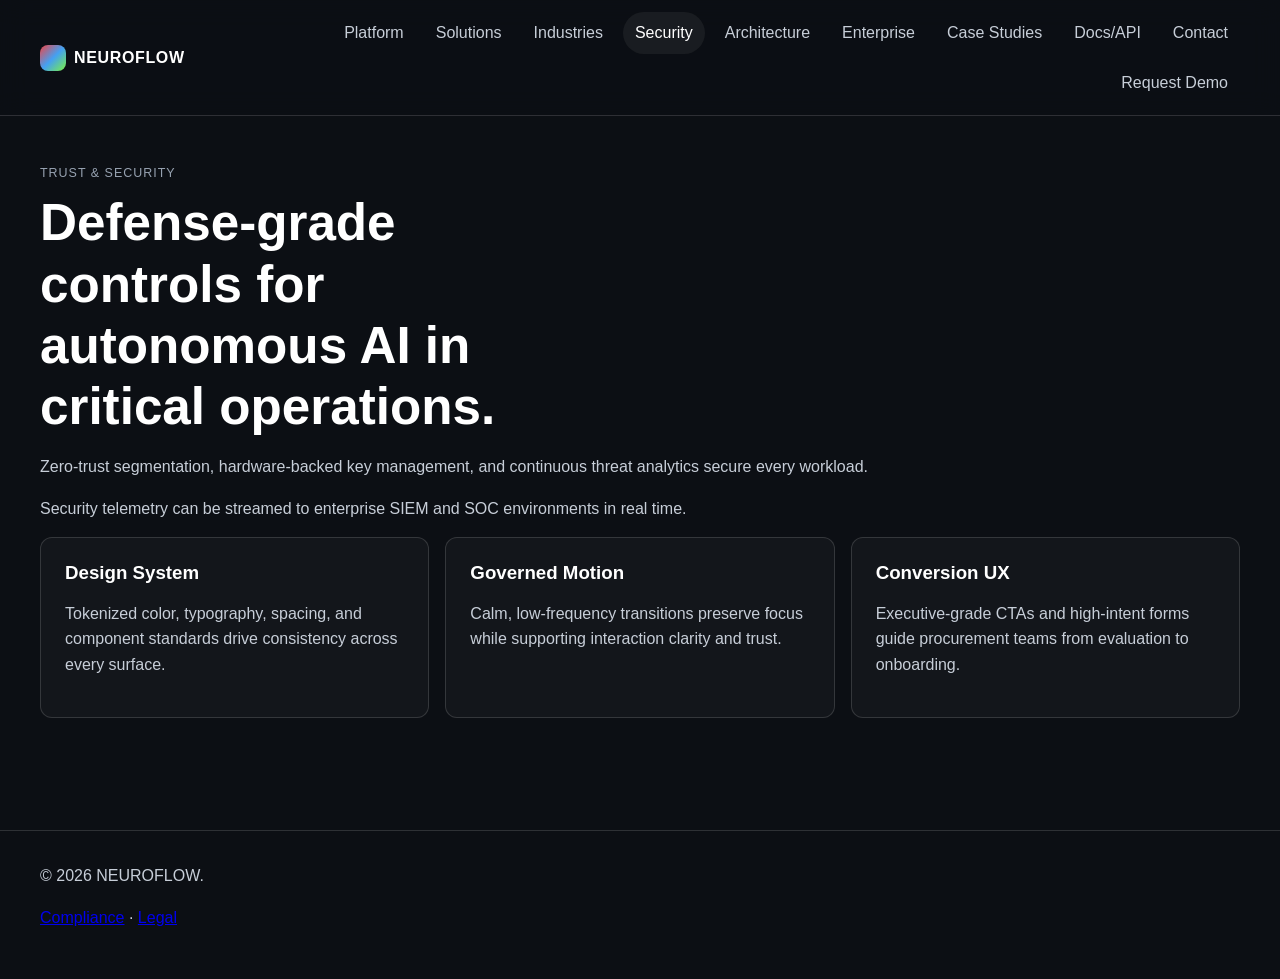
<file: security.html>
<!doctype html>
<html lang="en">
<head>
  <meta charset="utf-8" />
  <meta name="viewport" content="width=device-width, initial-scale=1" />
  <title>Security | NEUROFLOW</title>
  <meta name="description" content="Defense-grade controls for autonomous AI in critical operations." />
  <link rel="stylesheet" href="assets/site.css" />
</head>
<body data-page="security">
  <a class="skip-link" href="#main">Skip to content</a>
  <header class="site-header" role="banner">
    <div class="nav-wrap">
      <a class="brand" href="index.html" aria-label="NEUROFLOW Home"><span class="brand-mark"></span>NEUROFLOW</a>
      <nav aria-label="Primary">
        <ul>
          <li><a href="platform.html" data-page="platform">Platform</a></li>
          <li><a href="solutions.html" data-page="solutions">Solutions</a></li>
          <li><a href="industries.html" data-page="industries">Industries</a></li>
          <li><a href="security.html" data-page="security">Security</a></li>
          <li><a href="architecture.html" data-page="architecture">Architecture</a></li>
          <li><a href="enterprise.html" data-page="enterprise">Enterprise</a></li>
          <li><a href="case-studies.html" data-page="case-studies">Case Studies</a></li>
          <li><a href="docs-api.html" data-page="docs-api">Docs/API</a></li>
          <li><a href="contact.html" data-page="contact">Contact</a></li>
          <li><a href="demo-request.html" data-page="demo-request">Request Demo</a></li>
        </ul>
      </nav>
    </div>
  </header>
  <main id="main" class="section">
    <section class="container">
      <p class="kicker">Trust & Security</p>
      <h1>Defense-grade controls for autonomous AI in critical operations.</h1>
      <p>Zero-trust segmentation, hardware-backed key management, and continuous threat analytics secure every workload.</p>
      <p>Security telemetry can be streamed to enterprise SIEM and SOC environments in real time.</p>
      <div class="card-grid">
        <article class="card"><h3>Design System</h3><p>Tokenized color, typography, spacing, and component standards drive consistency across every surface.</p></article>
        <article class="card"><h3>Governed Motion</h3><p>Calm, low-frequency transitions preserve focus while supporting interaction clarity and trust.</p></article>
        <article class="card"><h3>Conversion UX</h3><p>Executive-grade CTAs and high-intent forms guide procurement teams from evaluation to onboarding.</p></article>
      </div>
    </section>
  </main>
  <footer>
    <div class="container">
      <p>© 2026 NEUROFLOW.</p>
      <p><a href="compliance.html">Compliance</a> · <a href="legal.html">Legal</a></p>
    </div>
  </footer>
  <script src="assets/site.js" defer></script>
</body>
</html>
</file>
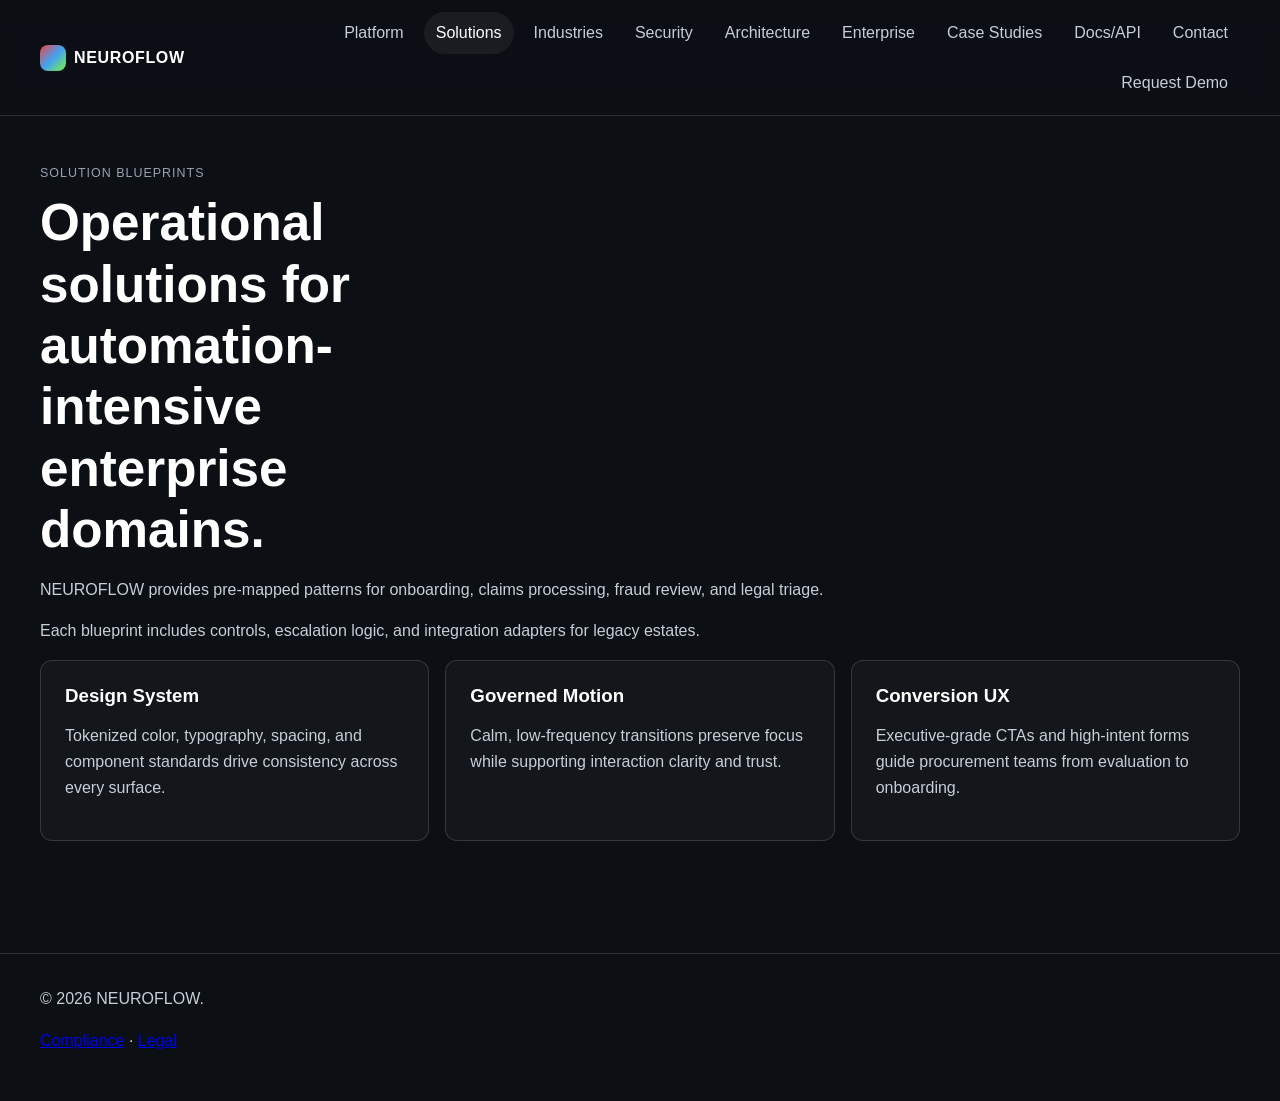
<file: solutions.html>
<!doctype html>
<html lang="en">
<head>
  <meta charset="utf-8" />
  <meta name="viewport" content="width=device-width, initial-scale=1" />
  <title>Solutions | NEUROFLOW</title>
  <meta name="description" content="Operational solutions for automation-intensive enterprise domains." />
  <link rel="stylesheet" href="assets/site.css" />
</head>
<body data-page="solutions">
  <a class="skip-link" href="#main">Skip to content</a>
  <header class="site-header" role="banner">
    <div class="nav-wrap">
      <a class="brand" href="index.html" aria-label="NEUROFLOW Home"><span class="brand-mark"></span>NEUROFLOW</a>
      <nav aria-label="Primary">
        <ul>
          <li><a href="platform.html" data-page="platform">Platform</a></li>
          <li><a href="solutions.html" data-page="solutions">Solutions</a></li>
          <li><a href="industries.html" data-page="industries">Industries</a></li>
          <li><a href="security.html" data-page="security">Security</a></li>
          <li><a href="architecture.html" data-page="architecture">Architecture</a></li>
          <li><a href="enterprise.html" data-page="enterprise">Enterprise</a></li>
          <li><a href="case-studies.html" data-page="case-studies">Case Studies</a></li>
          <li><a href="docs-api.html" data-page="docs-api">Docs/API</a></li>
          <li><a href="contact.html" data-page="contact">Contact</a></li>
          <li><a href="demo-request.html" data-page="demo-request">Request Demo</a></li>
        </ul>
      </nav>
    </div>
  </header>
  <main id="main" class="section">
    <section class="container">
      <p class="kicker">Solution Blueprints</p>
      <h1>Operational solutions for automation-intensive enterprise domains.</h1>
      <p>NEUROFLOW provides pre-mapped patterns for onboarding, claims processing, fraud review, and legal triage.</p>
      <p>Each blueprint includes controls, escalation logic, and integration adapters for legacy estates.</p>
      <div class="card-grid">
        <article class="card"><h3>Design System</h3><p>Tokenized color, typography, spacing, and component standards drive consistency across every surface.</p></article>
        <article class="card"><h3>Governed Motion</h3><p>Calm, low-frequency transitions preserve focus while supporting interaction clarity and trust.</p></article>
        <article class="card"><h3>Conversion UX</h3><p>Executive-grade CTAs and high-intent forms guide procurement teams from evaluation to onboarding.</p></article>
      </div>
    </section>
  </main>
  <footer>
    <div class="container">
      <p>© 2026 NEUROFLOW.</p>
      <p><a href="compliance.html">Compliance</a> · <a href="legal.html">Legal</a></p>
    </div>
  </footer>
  <script src="assets/site.js" defer></script>
</body>
</html>
</file>
<file: assets/site.css>
:root {
  --accent-red: #f24444;
  --accent-blue: #44a0f2;
  --accent-green: #7af244;
  --bg-primary: #0c0f14;
  --bg-surface: #121823;
  --bg-glass: rgba(255, 255, 255, 0.06);
  --text-primary: #ffffff;
  --text-secondary: #c7ced8;
  --text-muted: #97a2b1;
  --border-soft: rgba(255, 255, 255, 0.14);
  --space-1: 0.25rem;
  --space-2: 0.5rem;
  --space-3: 0.75rem;
  --space-4: 1rem;
  --space-5: 1.5rem;
  --space-6: 2rem;
  --space-7: 3rem;
  --space-8: 4rem;
  --radius-md: 12px;
  --radius-lg: 18px;
  --radius-xl: 24px;
  --shadow-soft: 0 12px 32px rgba(0, 0, 0, 0.25);
  --font-sans: "Inter", "Segoe UI", Roboto, Arial, sans-serif;
  --content-width: min(1200px, calc(100vw - 2.5rem));
}

* { box-sizing: border-box; }
html, body { margin: 0; padding: 0; }
body {
  font-family: var(--font-sans);
  background: var(--bg-primary);
  color: var(--text-primary);
  line-height: 1.6;
}

.skip-link {
  position: absolute;
  left: -9999px;
  top: 0;
  background: var(--accent-blue);
  color: #00121f;
  padding: var(--space-2) var(--space-4);
  z-index: 1000;
}
.skip-link:focus { left: var(--space-4); top: var(--space-4); }

.site-header {
  position: sticky;
  top: 0;
  backdrop-filter: blur(14px);
  background: rgba(12, 15, 20, 0.85);
  border-bottom: 1px solid var(--border-soft);
  z-index: 20;
}

.nav-wrap {
  width: var(--content-width);
  margin: 0 auto;
  display: flex;
  align-items: center;
  justify-content: space-between;
  gap: var(--space-4);
  padding: var(--space-3) 0;
}

.brand {
  display: inline-flex;
  align-items: center;
  gap: var(--space-2);
  color: var(--text-primary);
  text-decoration: none;
  font-weight: 700;
  letter-spacing: 0.04em;
}

.brand-mark {
  width: 26px;
  height: 26px;
  border-radius: 8px;
  background: linear-gradient(135deg, var(--accent-red), var(--accent-blue), var(--accent-green));
}

nav ul {
  list-style: none;
  display: flex;
  flex-wrap: wrap;
  justify-content: flex-end;
  gap: var(--space-2);
  margin: 0;
  padding: 0;
}

nav a {
  display: inline-block;
  color: var(--text-secondary);
  text-decoration: none;
  padding: var(--space-2) var(--space-3);
  border-radius: 999px;
}

nav a[aria-current="page"], nav a:hover, nav a:focus-visible {
  color: var(--text-primary);
  background: var(--bg-glass);
}

.container { width: var(--content-width); margin: 0 auto; }

.hero {
  padding: var(--space-8) 0 var(--space-7);
  display: grid;
  grid-template-columns: 1.15fr 1fr;
  gap: var(--space-6);
  align-items: center;
}

.badge {
  display: inline-block;
  padding: var(--space-1) var(--space-3);
  border: 1px solid var(--border-soft);
  border-radius: 999px;
  color: var(--text-secondary);
  font-size: 0.9rem;
}

h1, h2, h3 { line-height: 1.2; margin: 0 0 var(--space-4); }
h1 { font-size: clamp(2rem, 4vw, 3.3rem); max-width: 16ch; }
h2 { font-size: clamp(1.5rem, 2.5vw, 2.3rem); }

p { margin: 0 0 var(--space-4); color: var(--text-secondary); }

.cta-row { display: flex; flex-wrap: wrap; gap: var(--space-3); margin-top: var(--space-5); }

.btn {
  border: 1px solid var(--border-soft);
  border-radius: 12px;
  padding: 0.75rem 1rem;
  color: var(--text-primary);
  text-decoration: none;
  font-weight: 600;
  display: inline-flex;
  align-items: center;
  justify-content: center;
}

.btn.primary { background: var(--accent-blue); color: #061220; border-color: transparent; }
.btn.secondary { background: transparent; }
.btn.success { background: var(--accent-green); color: #071306; border-color: transparent; }
.btn.alert { background: var(--accent-red); color: #1d0505; border-color: transparent; }

.panel {
  border: 1px solid var(--border-soft);
  background: var(--bg-glass);
  border-radius: var(--radius-lg);
  box-shadow: var(--shadow-soft);
  padding: var(--space-5);
}

.metric-grid, .card-grid {
  display: grid;
  grid-template-columns: repeat(3, minmax(0, 1fr));
  gap: var(--space-4);
}

.metric h3 { font-size: 2rem; margin-bottom: var(--space-2); }
.section { padding: var(--space-7) 0; }
.section.alt { background: var(--bg-surface); }

.card {
  border: 1px solid var(--border-soft);
  border-radius: var(--radius-md);
  background: rgba(255, 255, 255, 0.03);
  padding: var(--space-5);
}

.kicker { color: var(--text-muted); text-transform: uppercase; letter-spacing: .08em; font-size: .78rem; margin-bottom: var(--space-2); }

.diagram {
  min-height: 260px;
  background: radial-gradient(circle at top left, rgba(68,160,242,.16), transparent), radial-gradient(circle at bottom right, rgba(122,242,68,.12), transparent);
  border: 1px solid var(--border-soft);
  border-radius: var(--radius-xl);
  position: relative;
  overflow: hidden;
}

.node {
  position: absolute;
  width: 10px;
  height: 10px;
  border-radius: 50%;
  background: var(--accent-blue);
  animation: drift 8s ease-in-out infinite;
}

.node.red { background: var(--accent-red); animation-delay: -2s; }
.node.green { background: var(--accent-green); animation-delay: -4s; }

@keyframes drift {
  0%, 100% { transform: translateY(0) scale(1); opacity: .6; }
  50% { transform: translateY(-15px) scale(1.2); opacity: 1; }
}

.form-grid { display: grid; grid-template-columns: repeat(2, minmax(0,1fr)); gap: var(--space-4); }
label { display: flex; flex-direction: column; gap: var(--space-2); font-weight: 600; }
input, textarea, select {
  border: 1px solid var(--border-soft);
  border-radius: 10px;
  background: rgba(255,255,255,0.03);
  color: var(--text-primary);
  padding: 0.7rem 0.8rem;
}

textarea { min-height: 120px; resize: vertical; }

footer {
  border-top: 1px solid var(--border-soft);
  margin-top: var(--space-8);
  padding: var(--space-6) 0;
  color: var(--text-muted);
}

@media (max-width: 1024px) {
  .hero { grid-template-columns: 1fr; }
  .metric-grid, .card-grid { grid-template-columns: repeat(2, minmax(0, 1fr)); }
}

@media (max-width: 720px) {
  nav ul { justify-content: flex-start; }
  .metric-grid, .card-grid, .form-grid { grid-template-columns: 1fr; }
}
</file>
